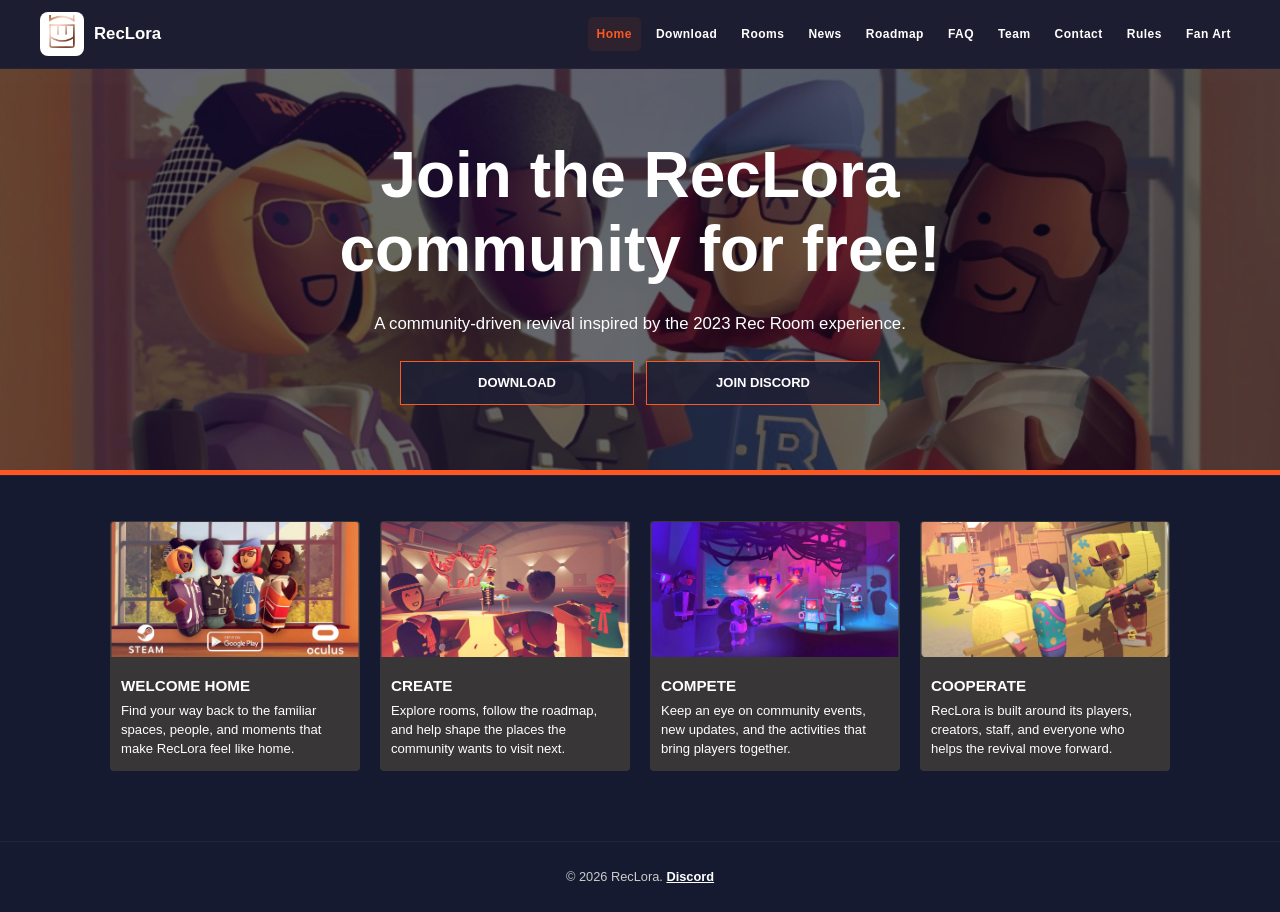
<file: index.html>
<!DOCTYPE html>
<html lang="en">
<head>
  <meta charset="UTF-8">
  <meta name="viewport" content="width=device-width, initial-scale=1.0">
  <title>RecLora | Home</title>
  <link rel="stylesheet" href="css/style.css">
</head>
<body>
  <nav class="navbar"><div class="nav-container">
    <a href="index.html" class="nav-logo"><img src="IMG_7056.png" alt="RecLora Logo" class="logo-img"><span>RecLora</span></a>
    <button class="nav-toggle" type="button" aria-label="Open navigation menu" aria-expanded="false"><span></span><span></span><span></span></button>
    <ul class="nav-menu">
      <li><a href="index.html" class="nav-link active">Home</a></li><li><a href="download.html" class="nav-link">Download</a></li><li><a href="rooms.html" class="nav-link">Rooms</a></li><li><a href="news.html" class="nav-link">News</a></li><li><a href="roadmap.html" class="nav-link">Roadmap</a></li><li><a href="faq.html" class="nav-link">FAQ</a></li><li><a href="team.html" class="nav-link">Team</a></li><li><a href="contact.html" class="nav-link">Contact</a></li><li><a href="rules.html" class="nav-link">Rules</a></li><li><a href="fanart.html" class="nav-link">Fan Art</a></li>
    </ul>
  </div></nav>
  <section class="hero-banner"><div class="hero-overlay"><div class="hero-content"><h1>Join the RecLora community for free!</h1><p>A community-driven revival inspired by the 2023 Rec Room experience.</p><div class="hero-buttons"><a href="download.html" class="hero-btn">DOWNLOAD</a><a href="https://discord.gg/bJBuP4hwXz" class="hero-btn" target="_blank">JOIN DISCORD</a></div></div></div></section>
  <main class="main-content">
    <section class="cards-grid">
      <article class="feature-card"><img src="assets/IMG_8302.jpeg" alt="RecLora room"><div class="card-body"><h3>WELCOME HOME</h3><p>Find your way back to the familiar spaces, people, and moments that make RecLora feel like home.</p></div></article>
      <article class="feature-card"><img src="assets/IMG_8303.jpeg" alt="RecLora room"><div class="card-body"><h3>CREATE</h3><p>Explore rooms, follow the roadmap, and help shape the places the community wants to visit next.</p></div></article>
      <article class="feature-card"><img src="assets/IMG_8304.jpeg" alt="RecLora room"><div class="card-body"><h3>COMPETE</h3><p>Keep an eye on community events, new updates, and the activities that bring players together.</p></div></article>
      <article class="feature-card"><img src="assets/IMG_8305.jpeg" alt="RecLora room"><div class="card-body"><h3>COOPERATE</h3><p>RecLora is built around its players, creators, staff, and everyone who helps the revival move forward.</p></div></article>
    </section>


  </main>
  <footer class="footer"><p>&copy; 2026 RecLora. <a href="https://discord.gg/bJBuP4hwXz" target="_blank">Discord</a></p></footer>
  <script src="js/site-shell.js"></script>
</body>
</html>
</file>
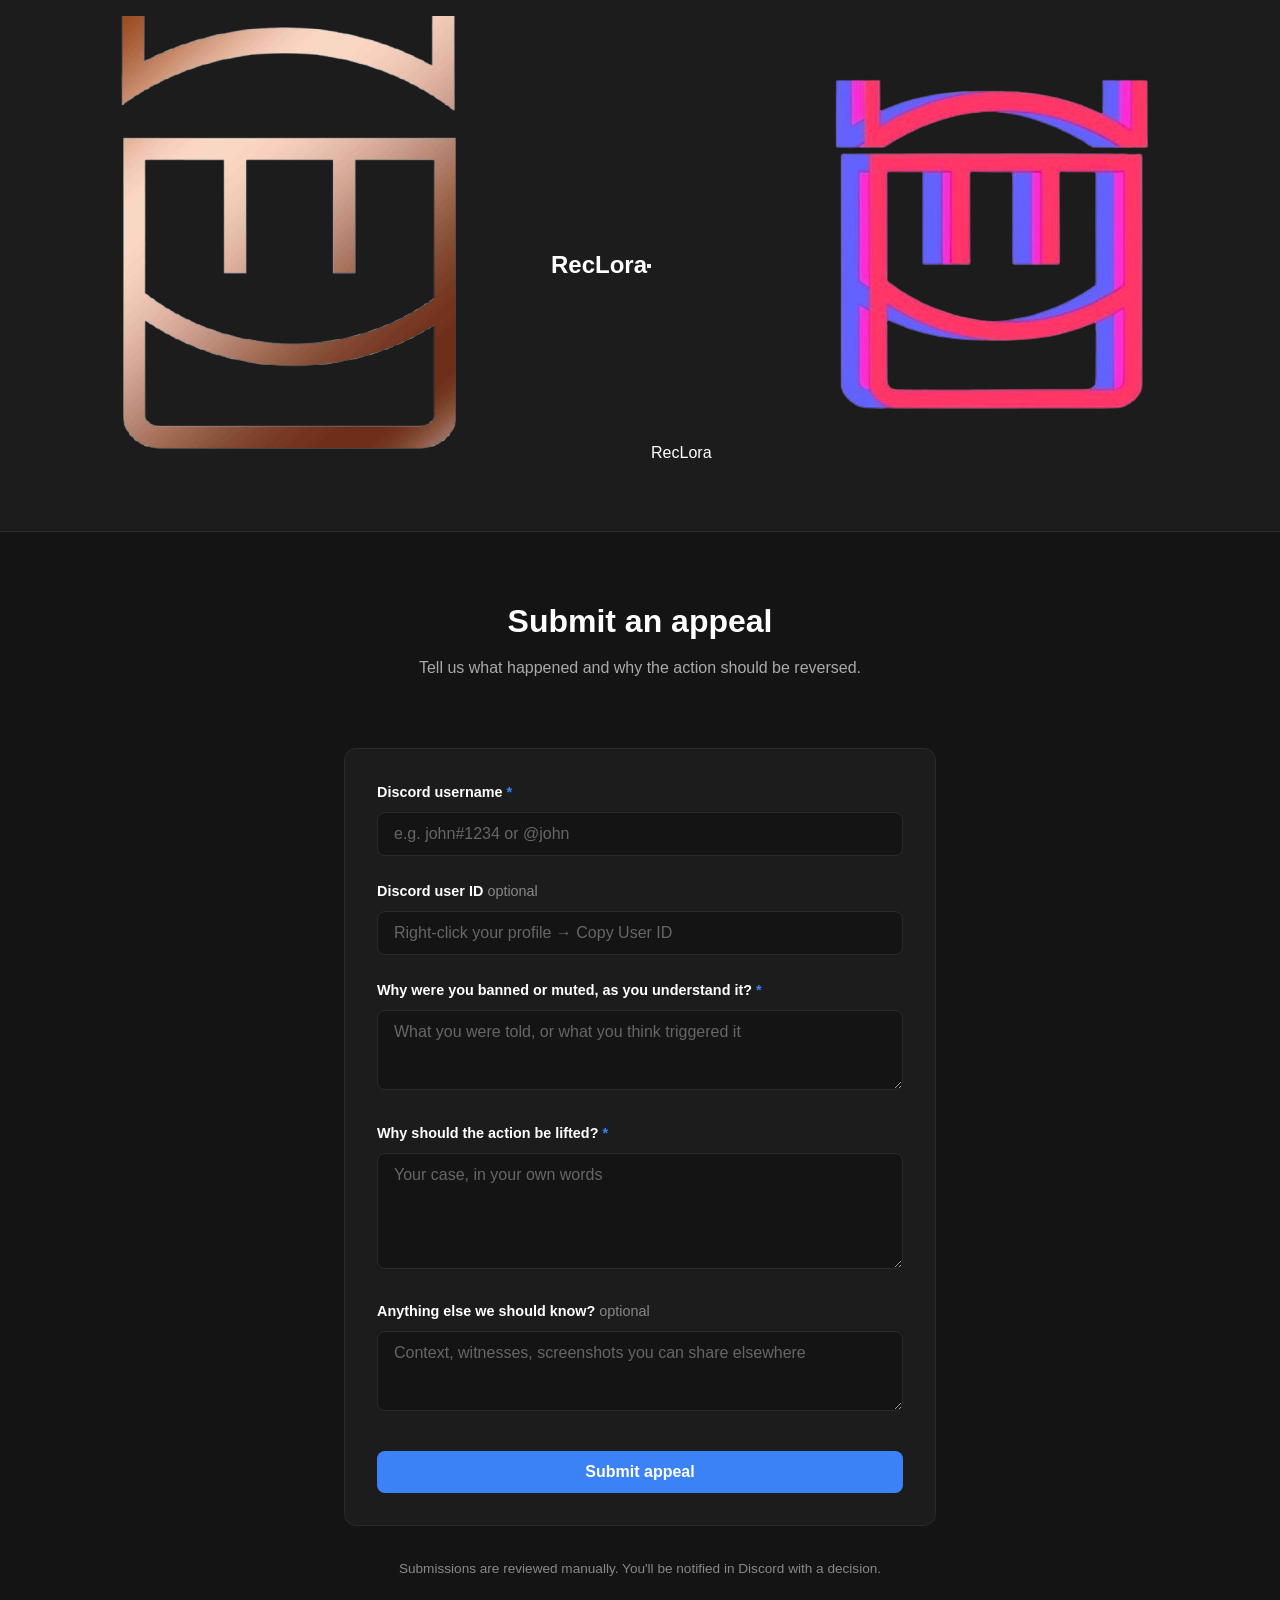
<file: appeals.html>
<!DOCTYPE html>
<html lang="en">
<head>
<meta charset="UTF-8">
<meta name="viewport" content="width=device-width, initial-scale=1.0">
<title>Submit an Appeal</title>
<style>
/* ---- site stylesheet (as provided) ---- */
:root {
    --color-black: #141414;
    --color-dark-gray: #1C1C1C;
    --color-white: #FFFFFF;
    --color-accent: #3B82F6;
}
* {
    margin: 0;
    padding: 0;
    box-sizing: border-box;
}
body {
    font-family: -apple-system, BlinkMacSystemFont, 'Segoe UI', Roboto, sans-serif;
    background-color: var(--color-black);
    color: var(--color-white);
    line-height: 1.6;
}
.navbar {
    background-color: var(--color-dark-gray);
    padding: 1rem 2rem;
    position: sticky;
    top: 0;
    z-index: 1000;
    border-bottom: 1px solid #2A2A2A;
}
.nav-container {
    max-width: 1200px;
    margin: 0 auto;
    display: flex;
    justify-content: space-between;
    align-items: center;
}
.nav-logo {
    display: flex;
    align-items: center;
    gap: 0.75rem;
    font-size: 1.5rem;
    font-weight: 700;
    color: var(--color-white);
    text-decoration: none;
}
.nav-menu {
    display: flex;
    list-style: none;
    gap: 2rem;
}
.nav-link {
    color: #ccc;
    text-decoration: none;
    transition: color 0.3s;
}
.nav-link:hover, .nav-link.active {
    color: var(--color-accent);
}
.container {
    max-width: 1200px;
    margin: 0 auto;
    padding: 3rem 2rem;
}
.card {
    background-color: var(--color-dark-gray);
    border-radius: 12px;
    padding: 2rem;
    border: 1px solid #2A2A2A;
    margin-bottom: 2rem;
    transition: all 0.3s ease;
}
.btn {
    display: inline-block;
    padding: 0.75rem 1.5rem;
    border-radius: 8px;
    border: none;
    cursor: pointer;
    font-weight: 600;
    text-decoration: none;
    text-align: center;
    transition: all 0.3s;
}
.btn-primary {
    background-color: var(--color-accent);
    color: white;
}
.btn-primary:hover {
    background-color: #2563EB;
}
.footer {
    background-color: var(--color-dark-gray);
    border-top: 1px solid #2A2A2A;
    padding: 2rem;
    text-align: center;
    color: #888;
    margin-top: 4rem;
}
.footer a {
    color: var(--color-accent);
    text-decoration: none;
}
@media (max-width: 768px) {
    .nav-menu {
        display: none;
    }
}

/* ---- appeal page, built on top of the above ---- */
.appeal-container {
    max-width: 640px;
    margin: 0 auto;
    padding: 4rem 1.5rem;
}

.page-header {
    text-align: center;
    margin-bottom: 2rem;
}

.page-header h1 {
    font-size: 2rem;
    margin-bottom: 0.5rem;
}

.page-header p {
    color: #aaa;
}

#status-msg {
    text-align: center;
    font-weight: 600;
    min-height: 1.2em;
    margin-bottom: 1rem;
}
#status-msg.success { color: #4ADE80; }
#status-msg.error { color: #F87171; }

.field {
    margin-bottom: 1.5rem;
}

.field:last-of-type {
    margin-bottom: 2rem;
}

label {
    display: block;
    font-size: 0.9rem;
    font-weight: 600;
    margin-bottom: 0.5rem;
    color: var(--color-white);
}

label .req { color: var(--color-accent); }
label .opt { color: #888; font-weight: 400; }

input, textarea {
    width: 100%;
    font-family: inherit;
    font-size: 1rem;
    color: var(--color-white);
    background-color: var(--color-black);
    border: 1px solid #2A2A2A;
    border-radius: 8px;
    padding: 0.75rem 1rem;
    resize: vertical;
    transition: border-color 0.3s ease;
}

input::placeholder, textarea::placeholder {
    color: #666;
}

input:focus, textarea:focus {
    outline: none;
    border-color: var(--color-accent);
}

input:focus-visible, textarea:focus-visible, button:focus-visible {
    outline: 2px solid var(--color-accent);
    outline-offset: 2px;
}

.btn-primary {
    width: 100%;
    font-size: 1rem;
}

.btn-primary:disabled {
    opacity: 0.6;
    cursor: not-allowed;
    background-color: var(--color-accent);
}

.form-footnote {
    text-align: center;
    color: #888;
    font-size: 0.85rem;
    margin-top: 1.5rem;
}

@media (prefers-reduced-motion: reduce) {
    * { transition: none !important; }
}
</style>
</head>
<body>
<nav class="navbar"><div class="nav-container"><a href="index.html" class="nav-logo"><img src="IMG_7056.png" alt="RecLora Logo" class="logo-img"><span>RecLora</span></a><button class="nav-toggle" type="button" aria-label="Open navigation menu" aria-expanded="false"><span></span><span></span><span></span></button><ul class="nav-menu"><li><a href="index.html" class="nav-link">Home</a></li><li><a href="download.html" class="nav-link">Download</a></li><li><a href="rooms.html" class="nav-link">Rooms</a></li><li><a href="faq.html" class="nav-link">FAQ</a></li><li><a href="contact.html" class="nav-link">Contact</a></li></ul></div></nav>

  <div class="appeal-container">
    <div class="page-header">
      <h1>Submit an appeal</h1>
      <p>Tell us what happened and why the action should be reversed.</p>
    </div>

    <p id="status-msg"></p>

    <form id="appeal-form" class="card">
      <div class="field">
        <label for="username">Discord username <span class="req">*</span></label>
        <input type="text" id="username" name="username" required placeholder="e.g. john#1234 or @john">
      </div>

      <div class="field">
        <label for="user-id">Discord user ID <span class="opt">optional</span></label>
        <input type="text" id="user-id" name="user-id" placeholder="Right-click your profile → Copy User ID">
      </div>

      <div class="field">
        <label for="reason">Why were you banned or muted, as you understand it? <span class="req">*</span></label>
        <textarea id="reason" name="reason" rows="3" required placeholder="What you were told, or what you think triggered it"></textarea>
      </div>

      <div class="field">
        <label for="appeal">Why should the action be lifted? <span class="req">*</span></label>
        <textarea id="appeal" name="appeal" rows="5" required placeholder="Your case, in your own words"></textarea>
      </div>

      <div class="field">
        <label for="extra">Anything else we should know? <span class="opt">optional</span></label>
        <textarea id="extra" name="extra" rows="3" placeholder="Context, witnesses, screenshots you can share elsewhere"></textarea>
      </div>

      <button type="submit" id="submit-btn" class="btn btn-primary">Submit appeal</button>
    </form>

    <p class="form-footnote">Submissions are reviewed manually. You'll be notified in Discord with a decision.</p>
  </div>

  <script>
    // ⚠️ Replace this with your actual webhook URL
    const WEBHOOK_URL = "https://canary.discord.com/api/webhooks/1527069516775821507/Mda04bN46k0q5Two7u5ocdugIfQ2hm2AppZllQS8xO08m7A72De9GlwvCr7lRjbODhgw";

    const form = document.getElementById("appeal-form");
    const statusMsg = document.getElementById("status-msg");
    const submitBtn = document.getElementById("submit-btn");

    form.addEventListener("submit", async (e) => {
      e.preventDefault();

      const username = document.getElementById("username").value.trim();
      const userId = document.getElementById("user-id").value.trim();
      const reason = document.getElementById("reason").value.trim();
      const appeal = document.getElementById("appeal").value.trim();
      const extra = document.getElementById("extra").value.trim();

      const payload = {
        embeds: [{
          title: "New Appeal Submitted",
          color: 0x3B82F6,
          fields: [
            { name: "Discord Username", value: username || "N/A", inline: true },
            { name: "User ID", value: userId || "N/A", inline: true },
            { name: "Ban/Mute Reason (their understanding)", value: reason || "N/A" },
            { name: "Appeal Reason", value: appeal || "N/A" },
            { name: "Additional Info", value: extra || "None" }
          ],
          timestamp: new Date().toISOString()
        }]
      };

      submitBtn.disabled = true;
      submitBtn.textContent = "Submitting...";
      statusMsg.textContent = "";
      statusMsg.className = "";

      try {
        const res = await fetch(WEBHOOK_URL, {
          method: "POST",
          headers: { "Content-Type": "application/json" },
          body: JSON.stringify(payload)
        });

        if (res.ok) {
          statusMsg.textContent = "Appeal submitted successfully. You'll be contacted with a decision.";
          statusMsg.className = "success";
          form.reset();
        } else {
          throw new Error("Webhook responded with status " + res.status);
        }
      } catch (err) {
        statusMsg.textContent = "Something went wrong submitting your appeal. Try again later.";
        statusMsg.className = "error";
        console.error(err);
      } finally {
        submitBtn.disabled = false;
        submitBtn.textContent = "Submit Appeal";
      }
    });
  </script>

  <script src="js/site-shell.js"></script>
</body>
</html>
</file>
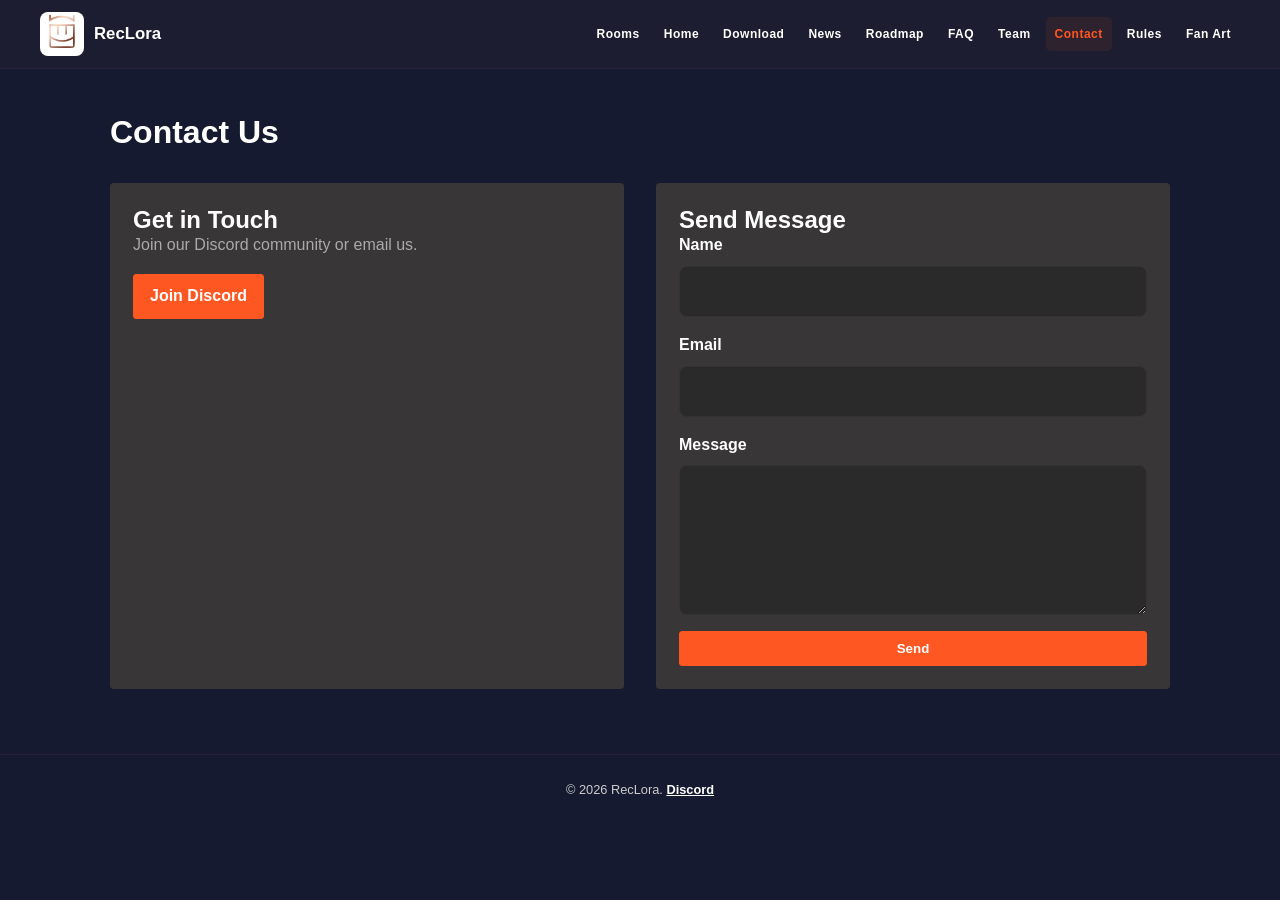
<file: contact.html>
<!DOCTYPE html>
<html lang="en">
<head>
    <meta charset="UTF-8">
    <meta name="viewport" content="width=device-width, initial-scale=1.0">
    <title>Contact - RecLora</title>
    <link rel="stylesheet" href="css/style.css">
    <style>
        .contact-form { display: flex; flex-direction: column; gap: 1rem; max-width: 500px; }
        .form-group { display: flex; flex-direction: column; }
        .form-group label { margin-bottom: 0.5rem; font-weight: 600; }
        .form-group input, .form-group textarea { padding: 0.75rem; background: #2A2A2A; border: 1px solid #333; border-radius: 8px; color: white; }
        .form-group textarea { resize: vertical; min-height: 150px; }
    </style>
    <link rel="stylesheet" href="css/style.css" data-reclora-preview-style>
</head>
<body>
    <nav class="navbar">
        <div class="nav-container">
            <div class="nav-logo">RecLora</div>
            <ul class="nav-menu">
                <li><a href="rooms.html" class="nav-link">Rooms</a></li>
                <li><a href="index.html" class="nav-link">Home</a></li>
                <li><a href="download.html" class="nav-link">Download</a></li>
                <li><a href="news.html" class="nav-link">News</a></li>
                <li><a href="roadmap.html" class="nav-link">Roadmap</a></li>
                <li><a href="faq.html" class="nav-link">FAQ</a></li>
                <li><a href="team.html" class="nav-link">Team</a></li>
                <li><a href="contact.html" class="nav-link active">Contact</a></li>
                <li><a href="rules.html" class="nav-link">Rules</a></li>
                <li><a href="fanart.html" class="nav-link">Fan Art</a></li>
            </ul>
        </div>
    </nav>
    <main class="container">
        <h1>Contact Us</h1>
        <div style="display: grid; grid-template-columns: 1fr 1fr; gap: 2rem; margin-top: 2rem;">
            <div class="card">
                <h2>Get in Touch</h2>
                <p style="color: #aaa; margin-bottom: 1rem;">Join our Discord community or email us.</p>
                <a href="https://discord.gg/bJBuP4hwXz" class="btn btn-primary" target="_blank">Join Discord</a>
            </div>
            <div class="card">
                <h2>Send Message</h2>
                <form class="contact-form" onsubmit="alert('Thank you for your message!'); return false;">
                    <div class="form-group">
                        <label>Name</label>
                        <input type="text" required>
                    </div>
                    <div class="form-group">
                        <label>Email</label>
                        <input type="email" required>
                    </div>
                    <div class="form-group">
                        <label>Message</label>
                        <textarea required></textarea>
                    </div>
                    <button type="submit" class="btn btn-primary">Send</button>
                </form>
            </div>
        </div>
    </main>
    <footer class="footer">
        <p>&copy; 2026 RecLora. <a href="https://discord.gg/bJBuP4hwXz" target="_blank">Discord</a></p>
    </footer>
  <script src="js/site-shell.js"></script>
</body>
</html>
</file>
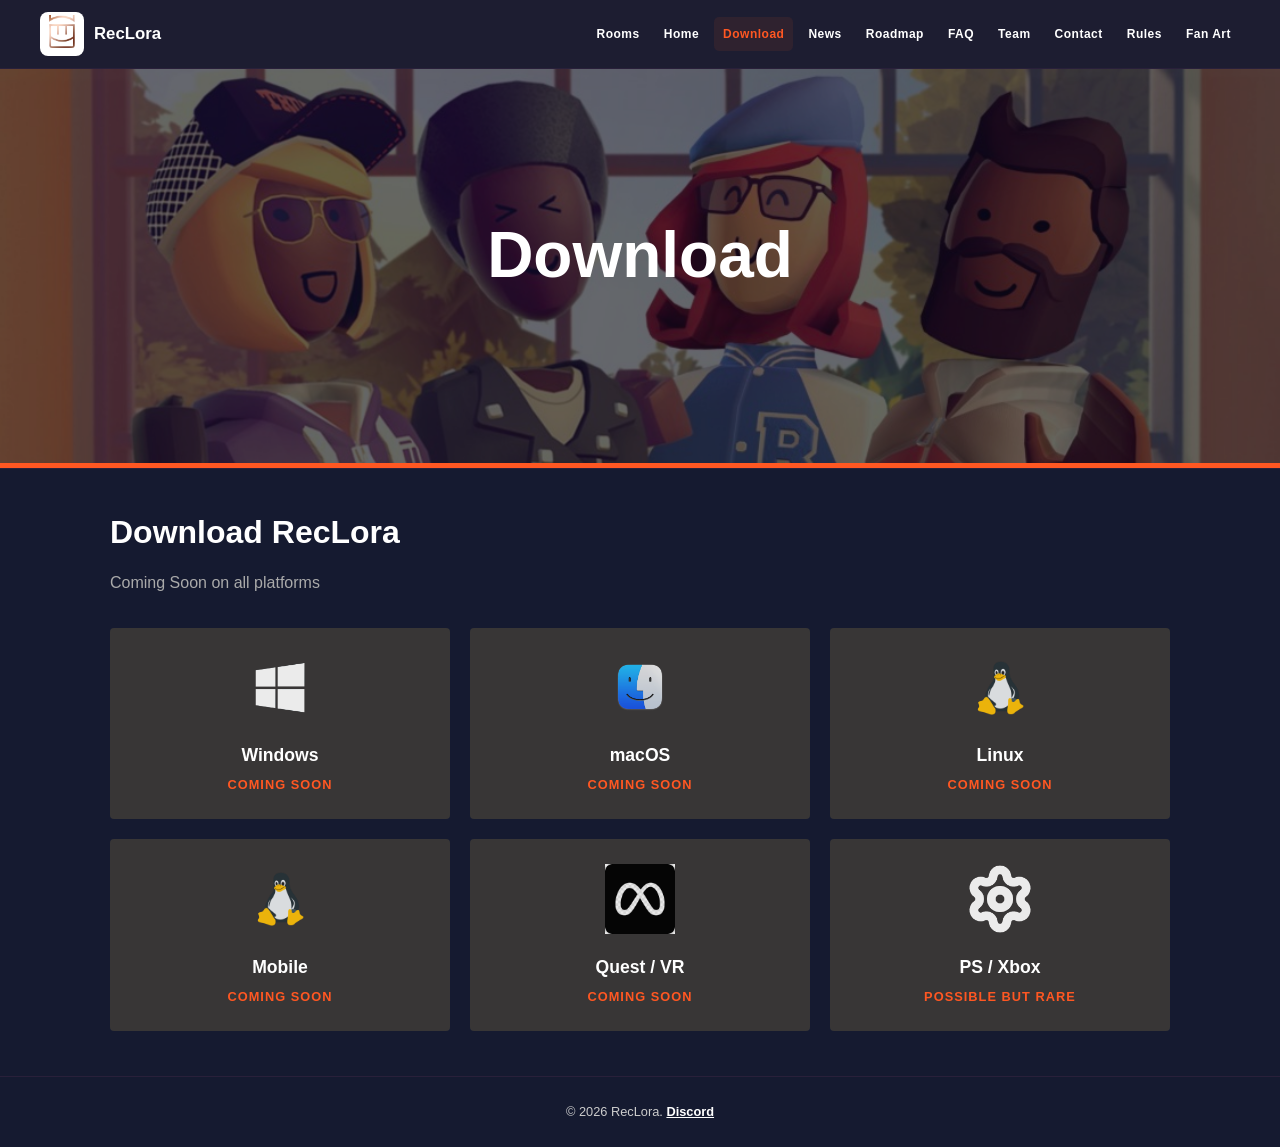
<file: download.html>
<!DOCTYPE html>
<html lang="en">
<head>
    <meta charset="UTF-8">
    <meta name="viewport" content="width=device-width, initial-scale=1.0">
    <title>Download - RecLora</title>
    <link rel="stylesheet" href="css/style.css">

    <style>
        /* HERO BANNER */
        .hero-banner {
            width: 100%;
            height: 260px;
            background: 
                linear-gradient(to bottom, rgba(20,20,20,0.2), rgba(20,20,20,0.95)),
                url("assets/IMG_8306.jpeg") center/cover no-repeat;
            display: flex;
            align-items: center;
            justify-content: center;
        }

        .hero-overlay {
            text-align: center;
            color: white;
        }

        .hero-overlay h1 {
            font-size: 2.5rem;
            margin-bottom: 10px;
        }

        /* DOWNLOAD GRID */
        .download-grid {
            display: grid;
            grid-template-columns: repeat(auto-fit, minmax(180px, 1fr));
            gap: 20px;
        }

        .download-card {
            text-align: center;
            padding: 20px;
        }

        .device-logo {
            width: 64px;
            height: 64px;
            object-fit: contain;
            margin-bottom: 10px;
            opacity: 0.9;
        }

        .device-title {
            font-size: 1.1rem;
            margin-bottom: 5px;
        }

        .coming-soon {
            color: #aaa;
            font-size: 0.9rem;
        }
    </style>
    <link rel="stylesheet" href="css/style.css" data-reclora-preview-style>
</head>

<body>

    <nav class="navbar">
        <div class="nav-container">
            <div class="nav-logo">
                <img src="IMG_7056.png" alt="RecLora Logo" class="logo-img">
                <span>RecLora</span>
            </div>

            <ul class="nav-menu">
                <li><a href="rooms.html" class="nav-link">Rooms</a></li>
                <li><a href="index.html" class="nav-link">Home</a></li>
                <li><a href="download.html" class="nav-link active">Download</a></li>
                <li><a href="news.html" class="nav-link">News</a></li>
                <li><a href="roadmap.html" class="nav-link">Roadmap</a></li>
                <li><a href="faq.html" class="nav-link">FAQ</a></li>
                <li><a href="team.html" class="nav-link">Team</a></li>
                <li><a href="contact.html" class="nav-link">Contact</a></li>
                <li><a href="rules.html" class="nav-link">Rules</a></li>
                <li><a href="fanart.html" class="nav-link">Fan Art</a></li>
            </ul>
        </div>
    </nav>

    <!-- HERO BANNER -->
    <section class="hero-banner">
        <div class="hero-overlay">
            <h1>Download</h1>
        </div>
    </section>

    <main class="container">
        <h1>Download RecLora</h1>
        <p style="color: #aaa; margin-bottom: 2rem;">Coming Soon on all platforms</p>

        <div class="download-grid">

            <div class="card download-card">
                <img src="assets/IMG_8308.png" class="device-logo" alt="Windows">
                <div class="device-title">Windows</div>
                <div class="coming-soon">Coming Soon</div>
            </div>

            <div class="card download-card">
                <img src="assets/IMG_8309.webp" class="device-logo" alt="macOS">
                <div class="device-title">macOS</div>
                <div class="coming-soon">Coming Soon</div>
            </div>

            <div class="card download-card">
                <img src="assets/IMG_8310.png" class="device-logo" alt="Linux">
                <div class="device-title">Linux</div>
                <div class="coming-soon">Coming Soon</div>
            </div>

            <div class="card download-card">
                <img src="assets/placeholders/mobile.png" class="device-logo" alt="Mobile">
                <div class="device-title">Mobile</div>
                <div class="coming-soon">Coming Soon</div>
            </div>

            <div class="card download-card">
                <img src="assets/IMG_8307.webp" class="device-logo" alt="VR">
                <div class="device-title">Quest / VR</div>
                <div class="coming-soon">Coming Soon</div>
            </div>

            <div class="card download-card">
                <img src="assets/placeholders/console.png" class="device-logo" alt="Console">
                <div class="device-title">PS / Xbox</div>
                <div class="coming-soon">Possible but rare</div>
            </div>

        </div>
    </main>

    <footer class="footer">
        <p>&copy; 2026 RecLora. <a href="https://discord.gg/bJBuP4hwXz" target="_blank">Discord</a></p>
    </footer>

  <script src="js/site-shell.js"></script>
</body>
</html>
</file>
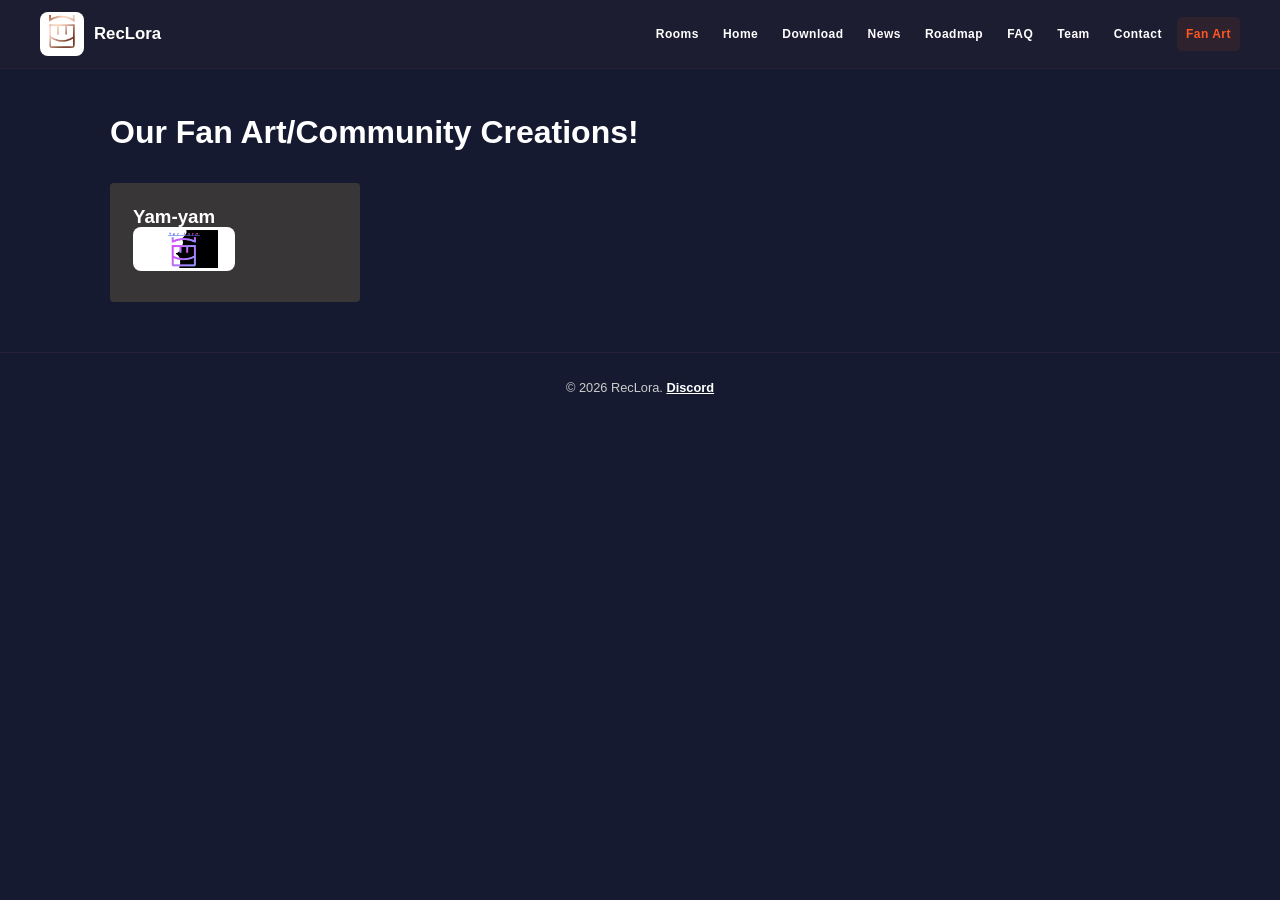
<file: fanart.html>
<!DOCTYPE html>
<html lang="en">
<head>
    <meta charset="UTF-8">
    <meta name="viewport" content="width=device-width, initial-scale=1.0">
    <title>Fan Art - RecLora</title>
    <link rel="stylesheet" href="css/style.css">
    <link rel="stylesheet" href="css/style.css" data-reclora-preview-style>
</head>
<body>
    <nav class="navbar">
        <div class="nav-container">
            <div class="nav-logo">RecLora</div>
            <ul class="nav-menu">
                <li><a href="rooms.html" class="nav-link">Rooms</a></li>
                <li><a href="index.html" class="nav-link">Home</a></li>
                <li><a href="download.html" class="nav-link">Download</a></li>
                <li><a href="news.html" class="nav-link">News</a></li>
                <li><a href="roadmap.html" class="nav-link">Roadmap</a></li>
                <li><a href="faq.html" class="nav-link">FAQ</a></li>
                <li><a href="team.html" class="nav-link">Team</a></li>
                <li><a href="contact.html" class="nav-link">Contact</a></li>
                <li><a href="fanart.html" class="nav-link active">Fan Art</a></li>
            </ul>
        </div>
    </nav>
    <main class="container">
        <h1>Our Fan Art/Community Creations! </h1>
        <div class="features-grid" style="margin-top: 2rem;">
            <div class="card"><h3>Yam-yam</h3> <img src="fanArt.png" alt="Yam-yam" class="logo-img" style="width: 50%;"> </div>
        </div>
    </main>
    <footer class="footer">
        <p>&copy; 2026 RecLora. <a href="https://discord.gg/bJBuP4hwXz" target="_blank">Discord</a></p>
    </footer>
  <script src="js/site-shell.js"></script>
</body>
</html>
</file>
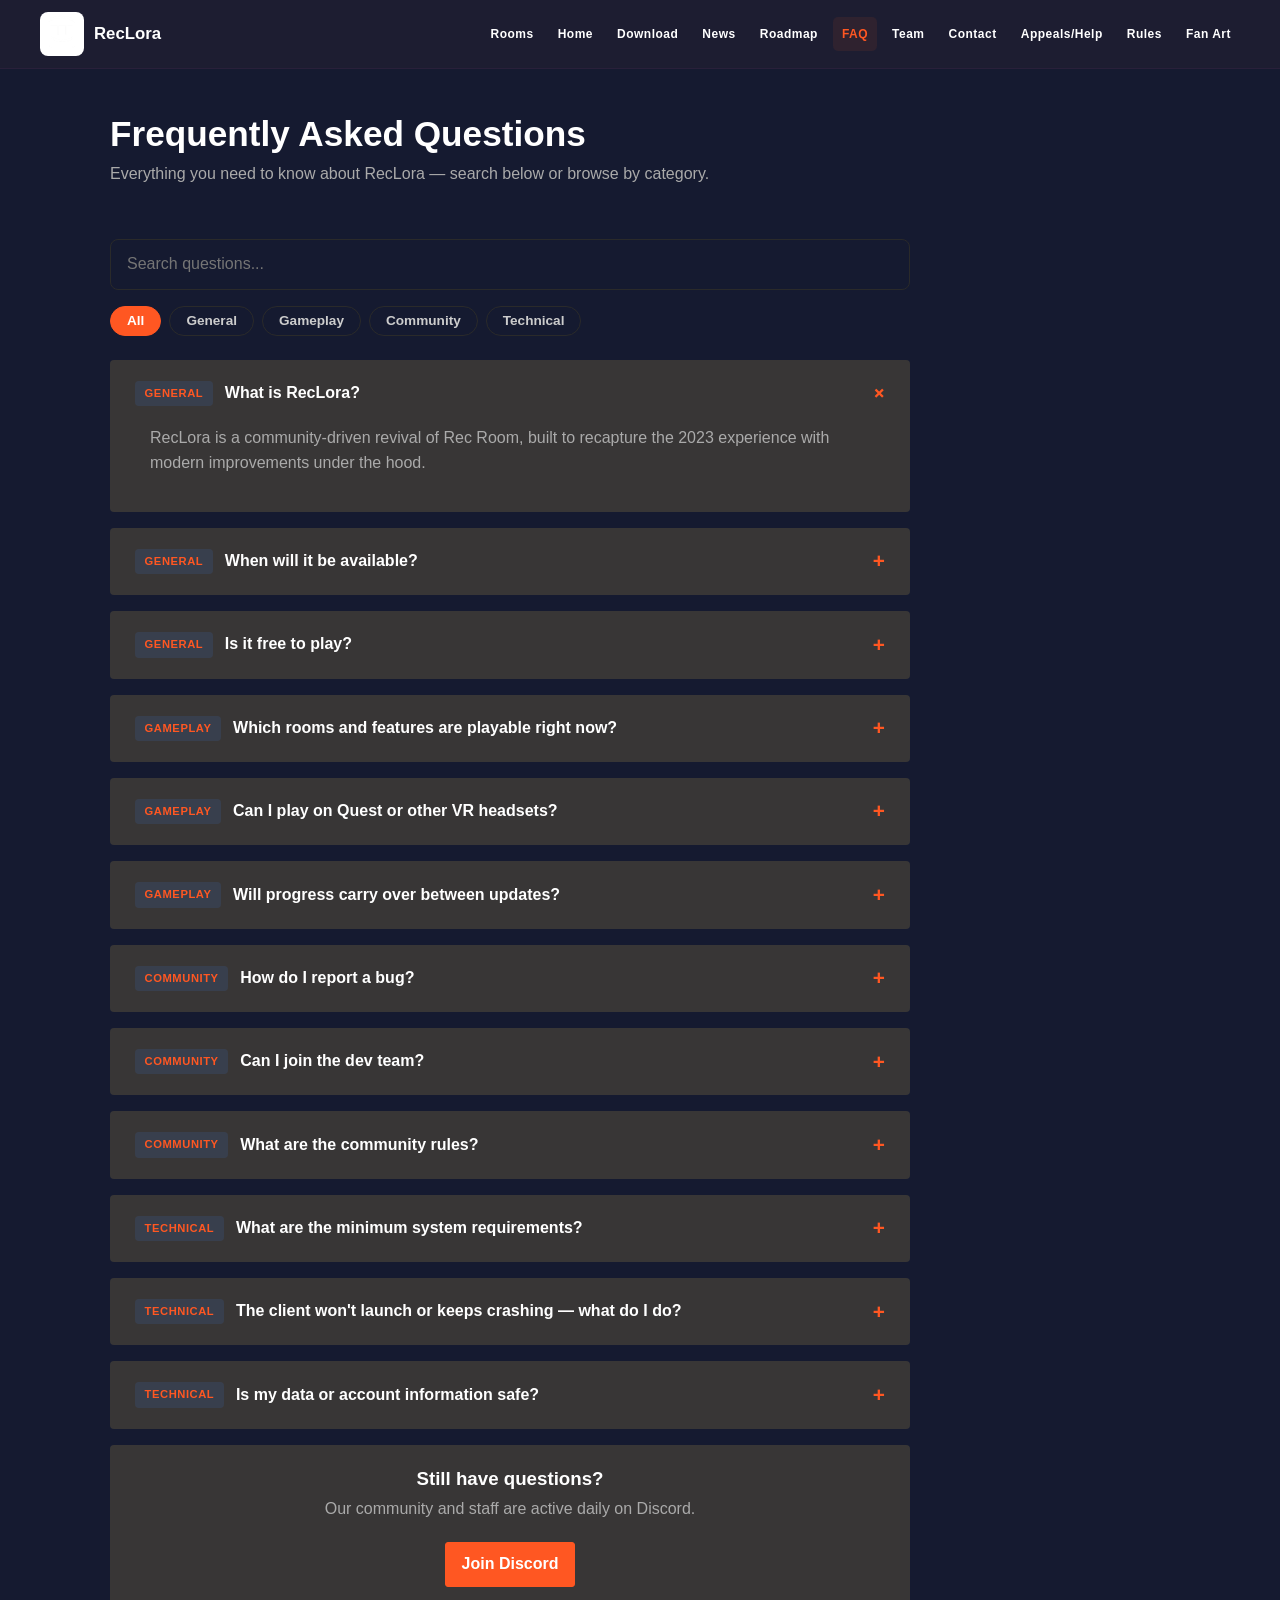
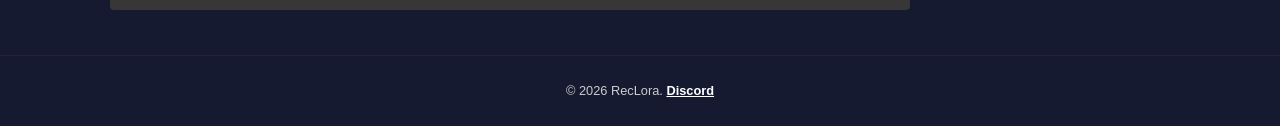
<file: faq.html>
<!DOCTYPE html>
<html lang="en">
<head>
    <meta charset="UTF-8">
    <meta name="viewport" content="width=device-width, initial-scale=1.0">
    <title>FAQ - RecLora</title>
    <link rel="stylesheet" href="css/style.css">
    <link rel="stylesheet" href="css/style.css" data-reclora-preview-style>
</head>
    <body>

    <nav class="navbar">
        <div class="nav-container">
            <div class="nav-logo">
                <img src="CFA173A2-3EAD-46C4-AFC3-00ACF142A775.png" alt="RecLora Logo" class="logo-img">
                <span>RecLora</span>
            </div>
            <button data-reclora-legacy-nav="true" class="nav-toggle" id="navToggle" aria-label="Toggle menu">
                <span></span>
                <span></span>
                <span></span>
            </button>
            <ul class="nav-menu">
                <li><a href="rooms.html" class="nav-link">Rooms</a></li>
                <li><a href="index.html" class="nav-link">Home</a></li>
                <li><a href="download.html" class="nav-link">Download</a></li>
                <li><a href="news.html" class="nav-link">News</a></li>
                <li><a href="roadmap.html" class="nav-link">Roadmap</a></li>
                <li><a href="faq.html" class="nav-link active">FAQ</a></li>
                <li><a href="team.html" class="nav-link">Team</a></li>
                <li><a href="contact.html" class="nav-link">Contact</a></li>
                <li><a href="appeals.html" class="nav-link">Appeals/Help</a></li>
                <li><a href="rules.html" class="nav-link">Rules</a></li>
                <li><a href="fanart.html" class="nav-link">Fan Art</a></li>
            </ul>
        </div>
    </nav>

    <main class="container">
        <div class="faq-header">
            <h1>Frequently Asked Questions</h1>
            <p class="faq-subtitle">Everything you need to know about RecLora — search below or browse by category.</p>
        </div>

        <div class="faq-wrap">
            <input
                type="text"
                id="faqSearch"
                class="faq-search"
                placeholder="Search questions..."
                aria-label="Search FAQ"
            >

            <div class="faq-filters" id="faqFilters">
                <button class="filter-chip active" data-category="all">All</button>
                <button class="filter-chip" data-category="general">General</button>
                <button class="filter-chip" data-category="gameplay">Gameplay</button>
                <button class="filter-chip" data-category="community">Community</button>
                <button class="filter-chip" data-category="technical">Technical</button>
            </div>

            <p id="noResults" class="faq-no-results">No matching questions. Try a different search or category.</p>

            <div id="faqList">

                <div class="card accordion-item active" data-category="general">
                    <button class="accordion-header">
                        <span class="q-tag">General</span>
                        What is RecLora?
                    </button>
                    <div class="accordion-content">
                        <div class="accordion-inner">RecLora is a community-driven revival of Rec Room, built to recapture the 2023 experience with modern improvements under the hood.</div>
                    </div>
                </div>

                <div class="card accordion-item" data-category="general">
                    <button class="accordion-header">
                        <span class="q-tag">General</span>
                        When will it be available?
                    </button>
                    <div class="accordion-content">
                        <div class="accordion-inner">There's no fixed launch date yet. Check the Roadmap page for current milestones, or follow #announcements in Discord for the latest.</div>
                    </div>
                </div>

                <div class="card accordion-item" data-category="general">
                    <button class="accordion-header">
                        <span class="q-tag">General</span>
                        Is it free to play?
                    </button>
                    <div class="accordion-content">
                        <div class="accordion-inner">Yes. RecLora is free for all community members, with no plans to change that.</div>
                    </div>
                </div>

                <div class="card accordion-item" data-category="gameplay">
                    <button class="accordion-header">
                        <span class="q-tag">Gameplay</span>
                        Which rooms and features are playable right now?
                    </button>
                    <div class="accordion-content">
                        <div class="accordion-inner">Availability changes as development progresses — the Roadmap page tracks exactly what's playable in the current build versus what's planned.</div>
                    </div>
                </div>

                <div class="card accordion-item" data-category="gameplay">
                    <button class="accordion-header">
                        <span class="q-tag">Gameplay</span>
                        Can I play on Quest or other VR headsets?
                    </button>
                    <div class="accordion-content">
                        <div class="accordion-inner">Platform support is being worked out. Check the Download page for the current list of supported devices.</div>
                    </div>
                </div>

                <div class="card accordion-item" data-category="gameplay">
                    <button class="accordion-header">
                        <span class="q-tag">Gameplay</span>
                        Will progress carry over between updates?
                    </button>
                    <div class="accordion-content">
                        <div class="accordion-inner">We aim to preserve player progress across updates whenever possible, but early builds may occasionally require a reset — we'll always announce this in advance.</div>
                    </div>
                </div>

                <div class="card accordion-item" data-category="community">
                    <button class="accordion-header">
                        <span class="q-tag">Community</span>
                        How do I report a bug?
                    </button>
                    <div class="accordion-content">
                        <div class="accordion-inner">Post it in #bug-reports on Discord with as much detail as possible — steps to reproduce, screenshots, and your platform all help.</div>
                    </div>
                </div>

                <div class="card accordion-item" data-category="community">
                    <button class="accordion-header">
                        <span class="q-tag">Community</span>
                        Can I join the dev team?
                    </button>
                    <div class="accordion-content">
                        <div class="accordion-inner">We're always looking for help. Check the Team page for current roles, or ask in Discord — we're hiring across most areas.</div>
                    </div>
                </div>

                <div class="card accordion-item" data-category="community">
                    <button class="accordion-header">
                        <span class="q-tag">Community</span>
                        What are the community rules?
                    </button>
                    <div class="accordion-content">
                        <div class="accordion-inner">Full guidelines live on the Rules page. The short version: be respectful, no harassment, and follow Discord's own terms of service.</div>
                    </div>
                </div>

                <div class="card accordion-item" data-category="technical">
                    <button class="accordion-header">
                        <span class="q-tag">Technical</span>
                        What are the minimum system requirements?
                    </button>
                    <div class="accordion-content">
                        <div class="accordion-inner">Requirements are still being finalized as the client is optimized. The Download page will list confirmed specs once available.</div>
                    </div>
                </div>

                <div class="card accordion-item" data-category="technical">
                    <button class="accordion-header">
                        <span class="q-tag">Technical</span>
                        The client won't launch or keeps crashing — what do I do?
                    </button>
                    <div class="accordion-content">
                        <div class="accordion-inner">Post your log file and system specs in #tech-support on Discord. Most launch issues get resolved there quickly.</div>
                    </div>
                </div>

                <div class="card accordion-item" data-category="technical">
                    <button class="accordion-header">
                        <span class="q-tag">Technical</span>
                        Is my data or account information safe?
                    </button>
                    <div class="accordion-content">
                        <div class="accordion-inner">We only collect what's needed to run the service and never sell user data. Details will be posted on a dedicated privacy page as the project matures.</div>
                    </div>
                </div>

            </div>
        </div>

        <div class="card faq-cta">
            <h3>Still have questions?</h3>
            <p>Our community and staff are active daily on Discord.</p>
            <a href="https://discord.gg/bJBuP4hwXz" class="btn btn-primary" target="_blank">Join Discord</a>
        </div>
    </main>

    <footer class="footer">
        <p>&copy; 2026 RecLora. <a href="https://discord.gg/bJBuP4hwXz" target="_blank">Discord</a></p>
    </footer>

    <style>
        .faq-header {
            max-width: 800px;
            margin-bottom: 2rem;
        }
        .faq-header h1 {
            font-size: 2.2rem;
            margin-bottom: 0.5rem;
        }
        .faq-subtitle {
            color: #aaa;
            font-size: 1rem;
        }
        .faq-wrap {
            max-width: 800px;
        }
        .faq-search {
            width: 100%;
            padding: 0.75rem 1rem;
            margin-bottom: 1rem;
            background-color: var(--color-black);
            border: 1px solid #2A2A2A;
            color: var(--color-white);
            border-radius: 8px;
            font-size: 1rem;
            font-family: inherit;
        }
        .faq-search:focus {
            outline: none;
            border-color: var(--color-accent);
        }
        .faq-filters {
            display: flex;
            flex-wrap: wrap;
            gap: 0.5rem;
            margin-bottom: 1.5rem;
        }
        .filter-chip {
            background: transparent;
            border: 1px solid #2A2A2A;
            color: #ccc;
            padding: 0.4rem 1rem;
            border-radius: 999px;
            cursor: pointer;
            font-size: 0.85rem;
            font-family: inherit;
            transition: all 0.2s ease;
        }
        .filter-chip:hover {
            border-color: var(--color-accent);
            color: var(--color-white);
        }
        .filter-chip.active {
            background-color: var(--color-accent);
            border-color: var(--color-accent);
            color: white;
        }
        .faq-no-results {
            display: none;
            color: #aaa;
            margin-bottom: 1rem;
        }
        .accordion-item {
            padding: 0;
            margin-bottom: 1rem;
            overflow: hidden;
        }
        .accordion-header {
            width: 100%;
            padding: 1.25rem 1.5rem;
            background: transparent;
            border: none;
            cursor: pointer;
            text-align: left;
            color: var(--color-white);
            font-size: 1rem;
            font-family: inherit;
            font-weight: 600;
            display: flex;
            align-items: center;
            gap: 0.75rem;
            position: relative;
        }
        .accordion-header::after {
            content: '+';
            font-size: 1.3rem;
            color: var(--color-accent);
            position: absolute;
            right: 1.5rem;
            transition: transform 0.2s ease;
        }
        .accordion-item.active .accordion-header::after {
            transform: rotate(45deg);
        }
        .q-tag {
            font-size: 0.7rem;
            font-weight: 700;
            text-transform: uppercase;
            letter-spacing: 0.05em;
            color: var(--color-accent);
            background: rgba(59, 130, 246, 0.12);
            padding: 0.25rem 0.6rem;
            border-radius: 4px;
            flex-shrink: 0;
        }
        .accordion-content {
            max-height: 0;
            overflow: hidden;
            transition: max-height 0.25s ease;
        }
        .accordion-item.active .accordion-content {
            max-height: 300px;
        }
        .accordion-inner {
            padding: 0 1.5rem 1.25rem 1.5rem;
            color: #aaa;
        }
        .accordion-item.hidden {
            display: none;
        }
        .faq-cta {
            max-width: 800px;
            text-align: center;
            margin-top: 1rem;
        }
        .faq-cta h3 {
            margin-bottom: 0.5rem;
        }
        .faq-cta p {
            color: #aaa;
            margin-bottom: 1.25rem;
        }

        @media (max-width: 768px) {
            .container { padding: 2rem 1rem; }
            .faq-header h1 { font-size: 1.8rem; }
            .accordion-header { padding: 1rem; font-size: 0.95rem; flex-wrap: wrap; }
            .accordion-header::after { right: 1rem; }
            .accordion-inner { padding: 0 1rem 1rem 1rem; }
        }
    </style>

    <script>
        const items = document.querySelectorAll('.accordion-item');
        const searchInput = document.getElementById('faqSearch');
        const noResults = document.getElementById('noResults');
        const chips = document.querySelectorAll('.filter-chip');
        let activeCategory = 'all';

        function applyFilters() {
            const query = searchInput.value.trim().toLowerCase();
            let visibleCount = 0;

            items.forEach(item => {
                const question = item.querySelector('.accordion-header').textContent.toLowerCase();
                const answer = item.querySelector('.accordion-inner').textContent.toLowerCase();
                const category = item.dataset.category;

                const matchesSearch = !query || question.includes(query) || answer.includes(query);
                const matchesCategory = activeCategory === 'all' || category === activeCategory;
                const visible = matchesSearch && matchesCategory;

                item.classList.toggle('hidden', !visible);
                if (visible) visibleCount++;

                if (query && visible) {
                    item.classList.add('active');
                } else if (!query) {
                    item.classList.remove('active');
                }
            });

            noResults.style.display = visibleCount === 0 ? 'block' : 'none';
        }

        searchInput.addEventListener('input', applyFilters);

        chips.forEach(chip => {
            chip.addEventListener('click', () => {
                chips.forEach(c => c.classList.remove('active'));
                chip.classList.add('active');
                activeCategory = chip.dataset.category;
                applyFilters();
            });
        });

        items.forEach(item => {
            item.querySelector('.accordion-header').addEventListener('click', () => {
                item.classList.toggle('active');
            });
        });

        const toggle = document.getElementById('navToggle');
        const menu = document.querySelector('.nav-menu');
        toggle.addEventListener('click', () => {
            toggle.classList.toggle('open');
            menu.classList.toggle('open');
        });
    </script>
  <script src="js/site-shell.js"></script>
</body>
</html>
</file>
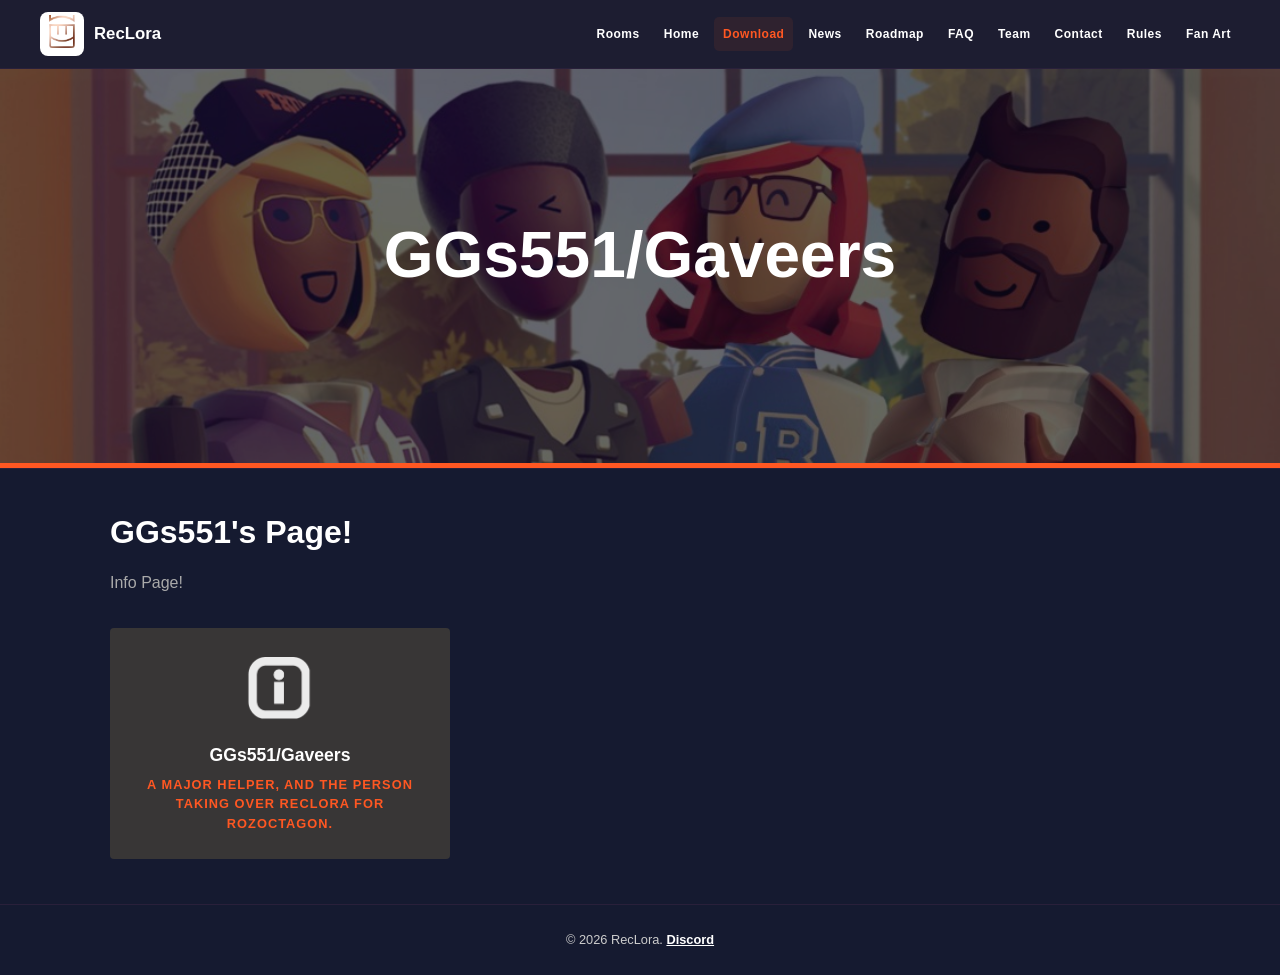
<file: Ggs551.html>
<!DOCTYPE html>
<html lang="en">
<head>
    <meta charset="UTF-8">
    <meta name="viewport" content="width=device-width, initial-scale=1.0">
    <title>Info User - RecLora</title>
    <link rel="stylesheet" href="css/style.css">

    <style>
        /* HERO BANNER */
        .hero-banner {
            width: 100%;
            height: 260px;
            background: 
                linear-gradient(to bottom, rgba(20,20,20,0.2), rgba(20,20,20,0.95)),
                url("assets/IMG_8306.jpeg") center/cover no-repeat;
            display: flex;
            align-items: center;
            justify-content: center;
        }

        .hero-overlay {
            text-align: center;
            color: white;
        }

        .hero-overlay h1 {
            font-size: 2.5rem;
            margin-bottom: 10px;
        }

        /* DOWNLOAD GRID */
        .download-grid {
            display: grid;
            grid-template-columns: repeat(auto-fit, minmax(180px, 1fr));
            gap: 20px;
        }

        .download-card {
            text-align: center;
            padding: 20px;
        }

        .device-logo {
            width: 64px;
            height: 64px;
            object-fit: contain;
            margin-bottom: 10px;
            opacity: 0.9;
        }

        .device-title {
            font-size: 1.1rem;
            margin-bottom: 5px;
        }

        .coming-soon {
            color: #aaa;
            font-size: 0.9rem;
        }
    </style>
    <link rel="stylesheet" href="css/style.css" data-reclora-preview-style>
</head>

<body>

    <nav class="navbar">
        <div class="nav-container">
            <div class="nav-logo">
                <img src="IMG_7056.png" alt="RecLora Logo" class="logo-img">
                <span>RecLora</span>
            </div>

            <ul class="nav-menu">
                <li><a href="rooms.html" class="nav-link">Rooms</a></li>
                <li><a href="index.html" class="nav-link">Home</a></li>
                <li><a href="download.html" class="nav-link active">Download</a></li>
                <li><a href="news.html" class="nav-link">News</a></li>
                <li><a href="roadmap.html" class="nav-link">Roadmap</a></li>
                <li><a href="faq.html" class="nav-link">FAQ</a></li>
                <li><a href="team.html" class="nav-link">Team</a></li>
                <li><a href="contact.html" class="nav-link">Contact</a></li>
                <li><a href="rules.html" class="nav-link">Rules</a></li>
                <li><a href="fanart.html" class="nav-link">Fan Art</a></li>
            </ul>
        </div>
    </nav>

    <!-- HERO BANNER -->
    <section class="hero-banner">
        <div class="hero-overlay">
            <h1>GGs551/Gaveers</h1>
        </div>
    </section>

    <main class="container">
        <h1>GGs551's Page!</h1>
        <p style="color: #aaa; margin-bottom: 2rem;">Info Page!</p>

        <div class="download-grid">

            <div class="card download-card">
                <img src="assets/Credit.png" class="device-logo" alt="Windows">
                <div class="device-title">GGs551/Gaveers</div>
                <div class="coming-soon">A major helper, and the person taking over RecLora for rozoctagon.</div>
            </div>

        </div>
    </main>

    <footer class="footer">
        <p>&copy; 2026 RecLora. <a href="https://discord.gg/bJBuP4hwXz" target="_blank">Discord</a></p>
    </footer>

  <script src="js/site-shell.js"></script>
</body>
</html>
</file>
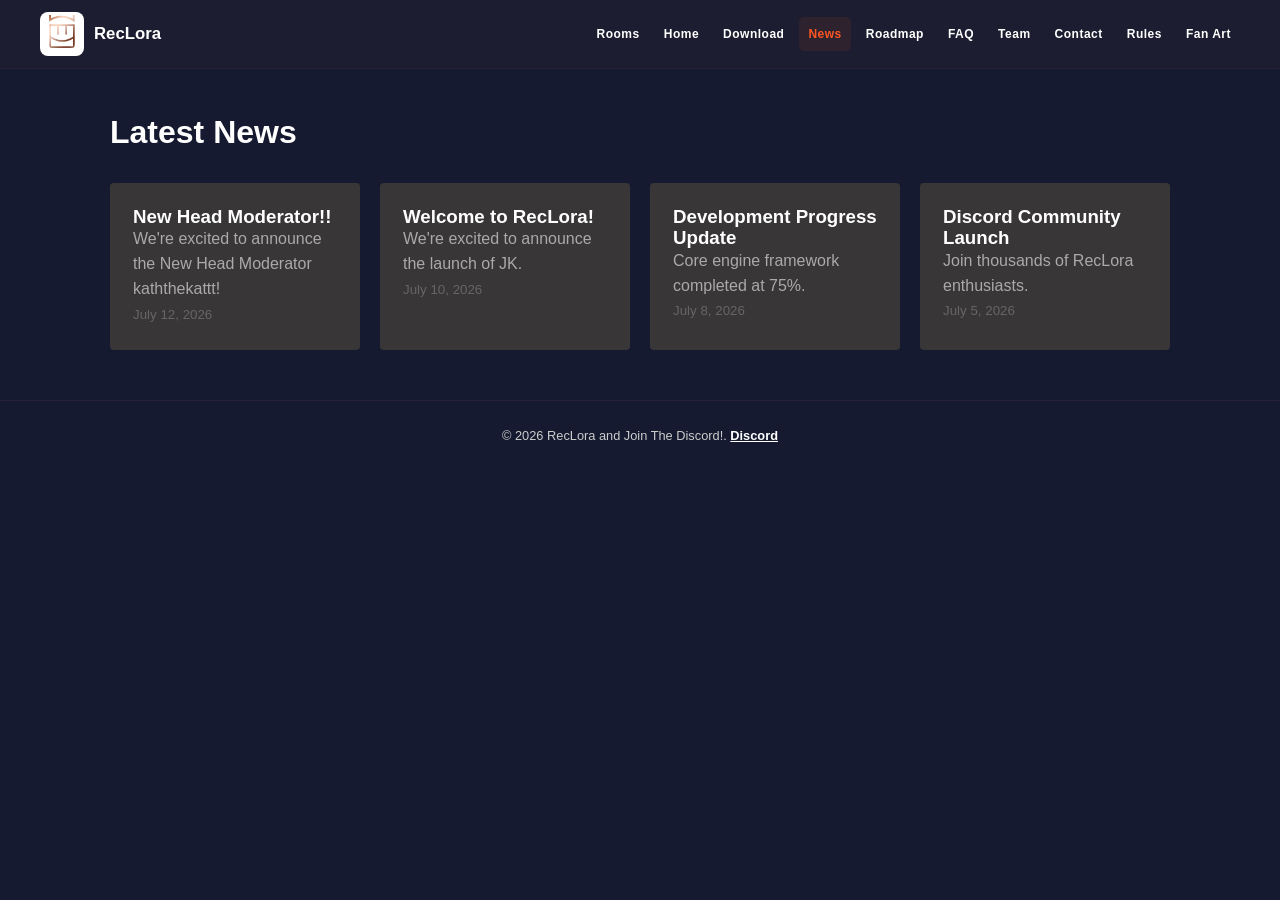
<file: news.html>
<!DOCTYPE html>
<html lang="en">
<head>
    <meta charset="UTF-8">
    <meta name="viewport" content="width=device-width, initial-scale=1.0">
    <title>News - RecLora</title>
    <link rel="stylesheet" href="css/style.css">
    <link rel="stylesheet" href="css/style.css" data-reclora-preview-style>
</head>
<body>
  <div id="maintenance-overlay" class="maintenance-overlay">
  <div class="maintenance-content">
    <h1 class="maintenance-title">🚧 We'll be right back</h1>
    <p class="maintenance-text">We're doing some quick maintenance. Thanks for your patience!</p>
  </div>
</div>

    <nav class="navbar">
        <div class="nav-container">
            <div class="nav-logo">RecLora</div>
            <ul class="nav-menu">
                <li><a href="rooms.html" class="nav-link">Rooms</a></li>
                <li><a href="index.html" class="nav-link">Home</a></li>
                <li><a href="download.html" class="nav-link">Download</a></li>
                <li><a href="news.html" class="nav-link active">News</a></li>
                <li><a href="roadmap.html" class="nav-link">Roadmap</a></li>
                <li><a href="faq.html" class="nav-link">FAQ</a></li>
                <li><a href="team.html" class="nav-link">Team</a></li>
                <li><a href="contact.html" class="nav-link">Contact</a></li>
                <li><a href="rules.html" class="nav-link">Rules</a></li>
                <li><a href="fanart.html" class="nav-link">Fan Art</a></li>
            </ul>
        </div>
    </nav>
    <main class="container">
        <h1>Latest News</h1>
        <div class="features-grid" style="margin-top: 2rem;">
      
            <div class="card">
                <h3>New Head Moderator!!</h3>
                <p style="color: #aaa;">We're excited to announce the New Head Moderator kaththekattt!</p>
                <small style="color: #666;">July 12, 2026</small>
            </div>
            <div class="card">
                <h3>Welcome to RecLora!</h3>
                <p style="color: #aaa;">We're excited to announce the launch of  JK.</p>
                <small style="color: #666;">July 10, 2026</small>
            </div>
            <div class="card">
                <h3>Development Progress Update</h3>
                <p style="color: #aaa;">Core engine framework completed at 75%.</p>
                <small style="color: #666;">July 8, 2026</small>
            </div>
            <div class="card">
                <h3>Discord Community Launch</h3>
                <p style="color: #aaa;">Join thousands of RecLora enthusiasts.</p>
                <small style="color: #666;">July 5, 2026</small>
            </div>
        </div>
    </main>
    <footer class="footer">
        <p>&copy; 2026 RecLora and Join The Discord!. <a href="https://discord.gg/bJBuP4hwXz" target="_blank">Discord</a></p>
    </footer>
  <script src="js/site-shell.js"></script>
</body>
</html>
</file>
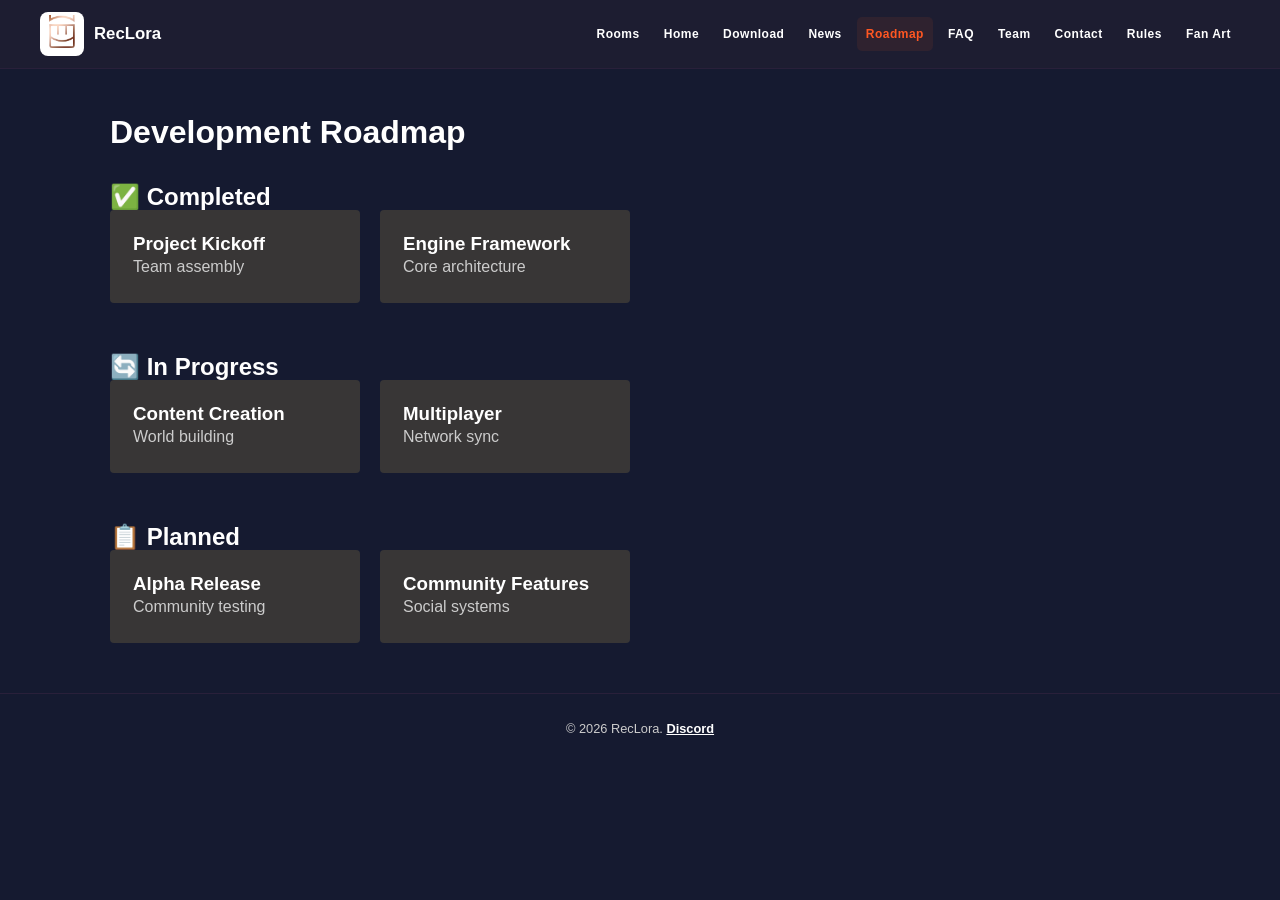
<file: roadmap.html>
<!DOCTYPE html>
<html lang="en">
<head>
    <meta charset="UTF-8">
    <meta name="viewport" content="width=device-width, initial-scale=1.0">
    <title>Roadmap - RecLora</title>
    <link rel="stylesheet" href="css/style.css">
    <link rel="stylesheet" href="css/style.css" data-reclora-preview-style>
</head>
<body>
    <nav class="navbar">
        <div class="nav-container">
            <div class="nav-logo">RecLora</div>
            <ul class="nav-menu">
                <li><a href="rooms.html" class="nav-link">Rooms</a></li>
                <li><a href="index.html" class="nav-link">Home</a></li>
                <li><a href="download.html" class="nav-link">Download</a></li>
                <li><a href="news.html" class="nav-link">News</a></li>
                <li><a href="roadmap.html" class="nav-link active">Roadmap</a></li>
                <li><a href="faq.html" class="nav-link">FAQ</a></li>
                <li><a href="team.html" class="nav-link">Team</a></li>
                <li><a href="contact.html" class="nav-link">Contact</a></li>
                <li><a href="rules.html" class="nav-link">Rules</a></li>
                <li><a href="fanart.html" class="nav-link">Fan Art</a></li>
            </ul>
        </div>
    </nav>
    <main class="container">
        <h1>Development Roadmap</h1>
        <h2 style="margin-top: 2rem;">✅ Completed</h2>
        <div class="features-grid">
            <div class="card"><h3>Project Kickoff</h3><p>Team assembly</p></div>
            <div class="card"><h3>Engine Framework</h3><p>Core architecture</p></div>
        </div>
        <h2 style="margin-top: 2rem;">🔄 In Progress</h2>
        <div class="features-grid">
            <div class="card"><h3>Content Creation</h3><p>World building</p></div>
            <div class="card"><h3>Multiplayer</h3><p>Network sync</p></div>
        </div>
        <h2 style="margin-top: 2rem;">📋 Planned</h2>
        <div class="features-grid">
            <div class="card"><h3>Alpha Release</h3><p>Community testing</p></div>
            <div class="card"><h3>Community Features</h3><p>Social systems</p></div>
        </div>
    </main>
    <footer class="footer">
        <p>&copy; 2026 RecLora. <a href="https://discord.gg/bJBuP4hwXz" target="_blank">Discord</a></p>
    </footer>
  <script src="js/site-shell.js"></script>
</body>
</html>
</file>
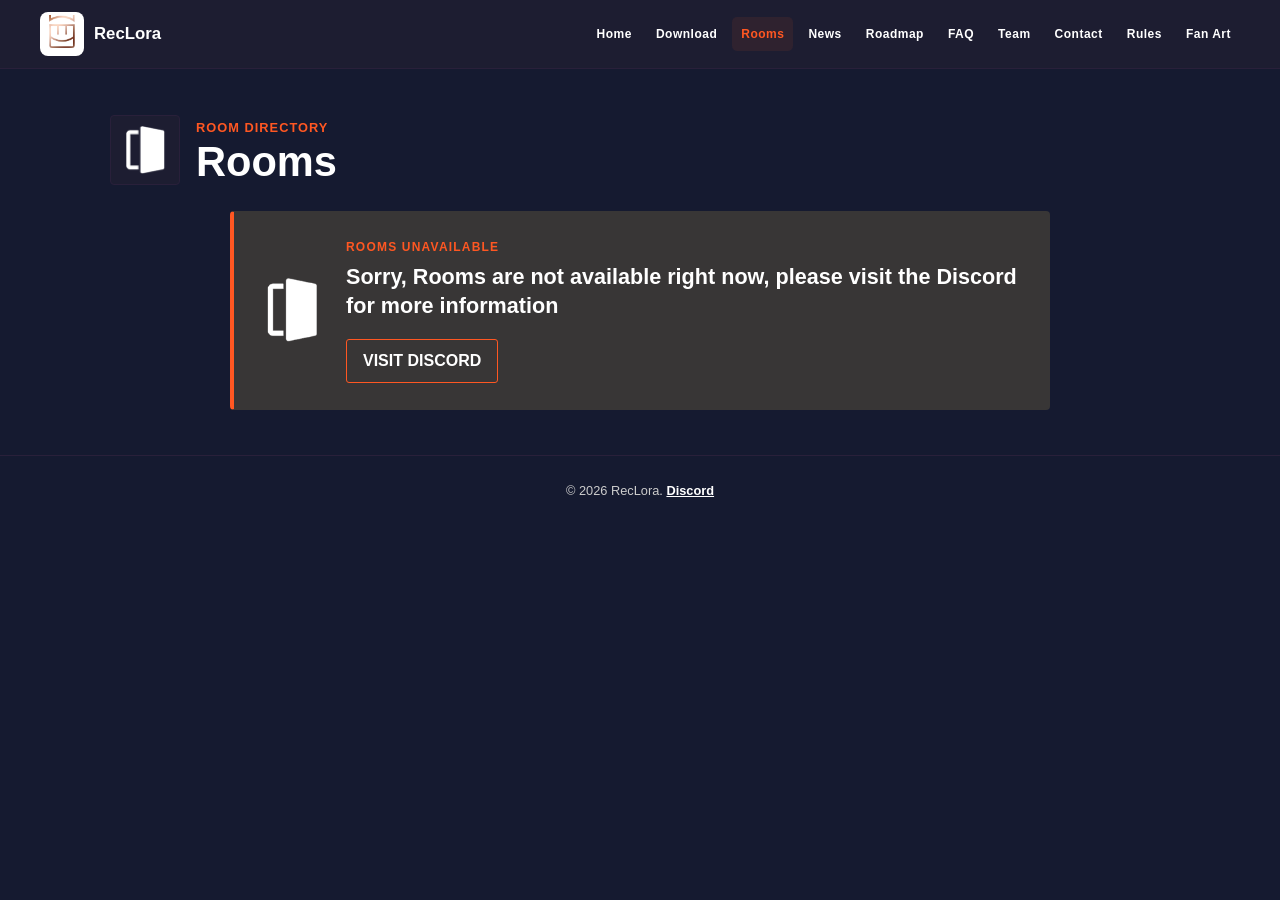
<file: rooms.html>
<!DOCTYPE html>
<html lang="en">
<head><meta charset="UTF-8"><meta name="viewport" content="width=device-width, initial-scale=1.0"><title>Rooms | RecLora</title><link rel="stylesheet" href="css/style.css"></head>
<body>
  <nav class="navbar"><div class="nav-container"><a href="index.html" class="nav-logo"><img src="IMG_7056.png" alt="RecLora Logo" class="logo-img"><span>RecLora</span></a><button class="nav-toggle" type="button" aria-label="Open navigation menu" aria-expanded="false"><span></span><span></span><span></span></button><ul class="nav-menu"><li><a href="index.html" class="nav-link">Home</a></li><li><a href="download.html" class="nav-link">Download</a></li><li><a href="rooms.html" class="nav-link active">Rooms</a></li><li><a href="news.html" class="nav-link">News</a></li><li><a href="roadmap.html" class="nav-link">Roadmap</a></li><li><a href="faq.html" class="nav-link">FAQ</a></li><li><a href="team.html" class="nav-link">Team</a></li><li><a href="contact.html" class="nav-link">Contact</a></li><li><a href="rules.html" class="nav-link">Rules</a></li><li><a href="fanart.html" class="nav-link">Fan Art</a></li></ul></div></nav>
  <main class="main-content">
    <div class="room-hero"><img src="assets/Rooms.png" alt="Rooms icon"><div><p class="coming-soon">Room directory</p><h1>Rooms</h1></div></div>
    <section class="card warning-card">
      <img src="assets/Rooms.png" alt="Rooms icon">
      <div><p class="warning-label">Rooms unavailable</p><h2>Sorry, Rooms are not available right now, please visit the Discord for more information</h2><a href="https://discord.gg/bJBuP4hwXz" class="btn" target="_blank">VISIT DISCORD</a></div>
    </section>

  </main>
  <footer class="footer"><p>&copy; 2026 RecLora. <a href="https://discord.gg/bJBuP4hwXz" target="_blank">Discord</a></p></footer><script src="js/site-shell.js"></script>
</body></html>
</file>
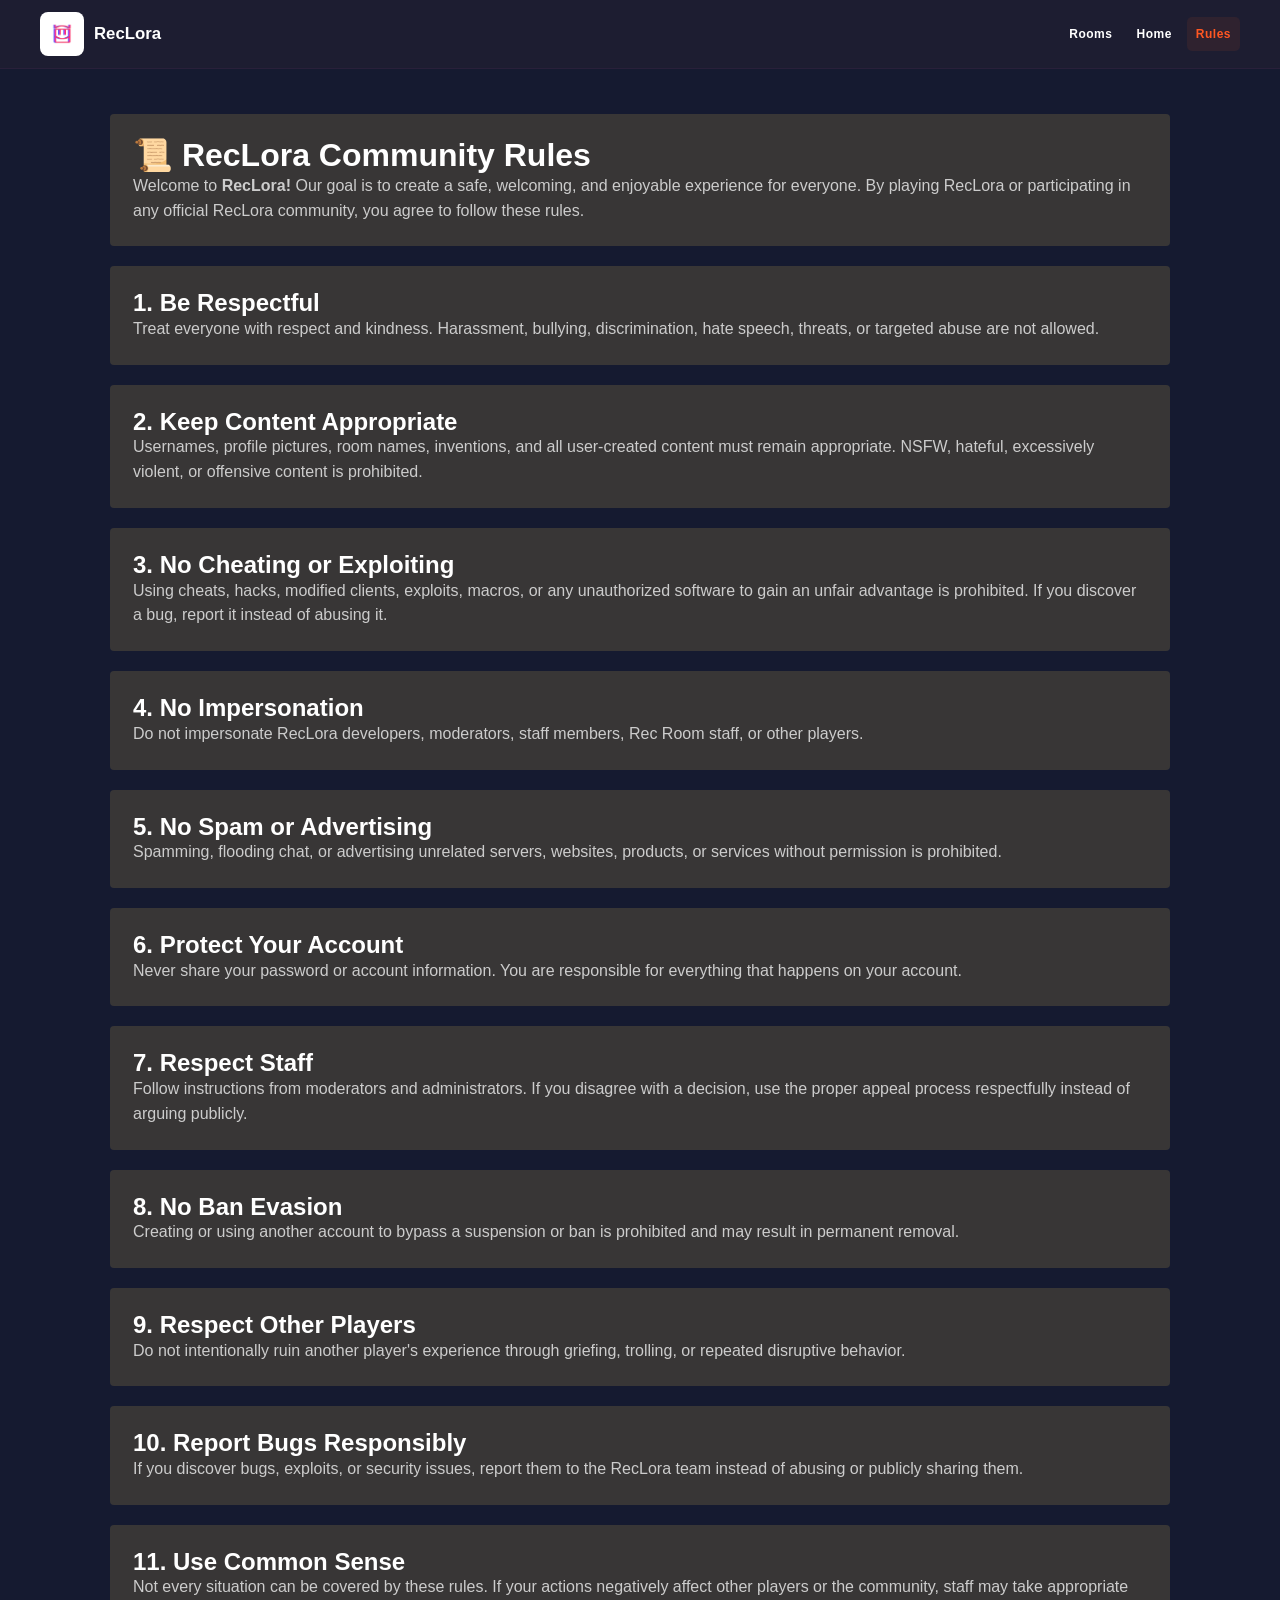
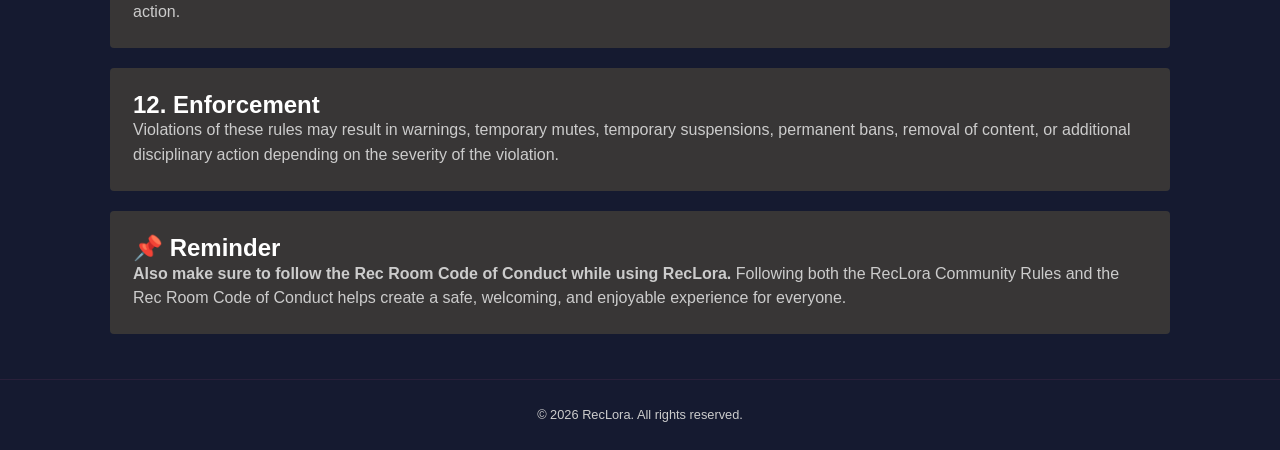
<file: rules.html>
<!DOCTYPE html>
<html lang="en">
<head>
    <meta charset="UTF-8">
    <meta name="viewport" content="width=device-width, initial-scale=1.0">
    <title>RecLora | Rules</title>
    <link rel="stylesheet" href="css/style.css">
    <link rel="stylesheet" href="css/style.css" data-reclora-preview-style>
</head>
<body>
    <!-- Navigation -->
    <nav class="navbar">
        <div class="nav-container">
            <a href="index.html" class="nav-logo">
                <img src="IMG_6471-removebg-preview.png" alt="RecLora Logo" class="logo-img">
                <span>RecLora</span>
            </a>
            <ul class="nav-menu">
                <li><a href="rooms.html" class="nav-link">Rooms</a></li>
                <li><a href="index.html" class="nav-link">Home</a></li>
                <li><a href="rules.html" class="nav-link active">Rules</a></li>
            </ul>
        </div>
    </nav>
    <main class="container">
        <div class="card">
            <h1>📜 RecLora Community Rules</h1>
            <p>
                Welcome to <strong>RecLora!</strong> Our goal is to create a safe,
                welcoming, and enjoyable experience for everyone. By playing
                RecLora or participating in any official RecLora community,
                you agree to follow these rules.
            </p>
        </div>
        <div class="card">
            <h2>1. Be Respectful</h2>
            <p>
                Treat everyone with respect and kindness. Harassment, bullying,
                discrimination, hate speech, threats, or targeted abuse are not allowed.
            </p>
        </div>
        <div class="card">
            <h2>2. Keep Content Appropriate</h2>
            <p>
                Usernames, profile pictures, room names, inventions, and all
                user-created content must remain appropriate. NSFW, hateful,
                excessively violent, or offensive content is prohibited.
            </p>
        </div>
        <div class="card">
            <h2>3. No Cheating or Exploiting</h2>
            <p>
                Using cheats, hacks, modified clients, exploits, macros, or any
                unauthorized software to gain an unfair advantage is prohibited.
                If you discover a bug, report it instead of abusing it.
            </p>
        </div>
        <div class="card">
            <h2>4. No Impersonation</h2>
            <p>
                Do not impersonate RecLora developers, moderators, staff members,
                Rec Room staff, or other players.
            </p>
        </div>
        <div class="card">
            <h2>5. No Spam or Advertising</h2>
            <p>
                Spamming, flooding chat, or advertising unrelated servers,
                websites, products, or services without permission is prohibited.
            </p>
        </div>
        <div class="card">
            <h2>6. Protect Your Account</h2>
            <p>
                Never share your password or account information. You are
                responsible for everything that happens on your account.
            </p>
        </div>
        <div class="card">
            <h2>7. Respect Staff</h2>
            <p>
                Follow instructions from moderators and administrators.
                If you disagree with a decision, use the proper appeal process
                respectfully instead of arguing publicly.
            </p>
        </div>
        <div class="card">
            <h2>8. No Ban Evasion</h2>
            <p>
                Creating or using another account to bypass a suspension
                or ban is prohibited and may result in permanent removal.
            </p>
        </div>
        <div class="card">
            <h2>9. Respect Other Players</h2>
            <p>
                Do not intentionally ruin another player's experience through
                griefing, trolling, or repeated disruptive behavior.
            </p>
        </div>
        <div class="card">
            <h2>10. Report Bugs Responsibly</h2>
            <p>
                If you discover bugs, exploits, or security issues, report them
                to the RecLora team instead of abusing or publicly sharing them.
            </p>
        </div>
        <div class="card">
            <h2>11. Use Common Sense</h2>
            <p>
                Not every situation can be covered by these rules. If your actions
                negatively affect other players or the community, staff may take
                appropriate action.
            </p>
        </div>
        <div class="card">
            <h2>12. Enforcement</h2>
            <p>
                Violations of these rules may result in warnings, temporary mutes,
                temporary suspensions, permanent bans, removal of content, or
                additional disciplinary action depending on the severity of the
                violation.
            </p>
        </div>
        <div class="card">
            <h2>📌 Reminder</h2>
            <p>
                <strong>Also make sure to follow the Rec Room Code of Conduct while using RecLora.</strong>
                Following both the RecLora Community Rules and the Rec Room Code
                of Conduct helps create a safe, welcoming, and enjoyable experience
                for everyone.
            </p>
        </div>
    </main>
    <footer class="footer">
        <p>&copy; 2026 RecLora. All rights reserved.</p>
    </footer>
  <script src="js/site-shell.js"></script>
</body>
</html>
</file>
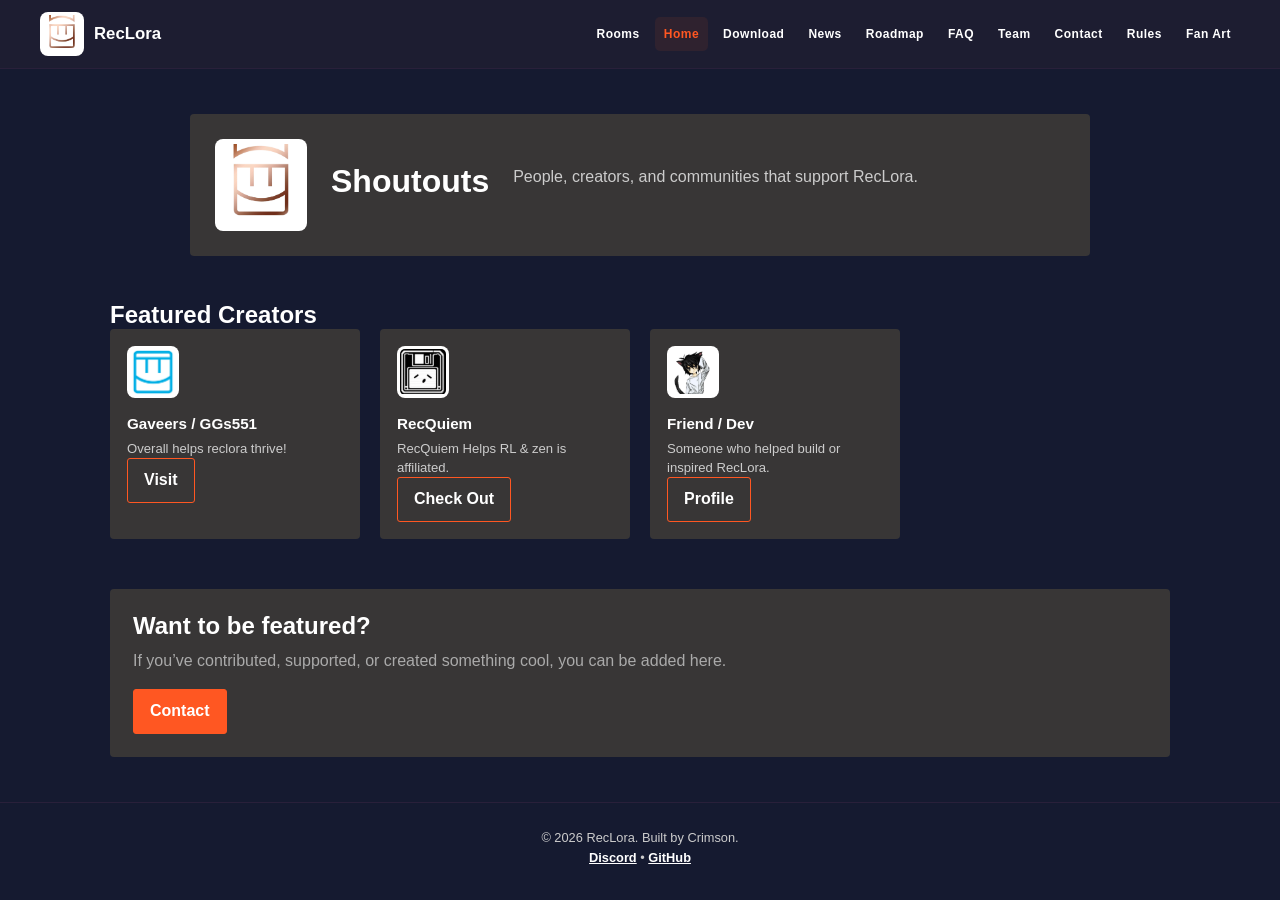
<file: shoutouts.html>
<!doctype html>

<html lang="en">
<head>
  <meta charset="utf-8">
  <meta name="viewport" content="width=device-width, initial-scale=1">
  <title>RecLora Shoutouts</title>
  <link rel="stylesheet" href="css/style.css">
    <link rel="stylesheet" href="css/style.css" data-reclora-preview-style>
</head>
<body>
  <nav class="navbar">
    <div class="nav-container">
  <div class="nav-logo">
    <img src="IMG_7056.png" alt="RecLora Logo" class="logo-img">
    <span>RecLora</span>
  </div>
  <!-- Hamburger -->
  <button data-reclora-legacy-nav="true" class="nav-toggle" id="navToggle" aria-label="Toggle menu">
    <span></span>
    <span></span>
    <span></span>
  </button>
  <!-- IMPORTANT: id added -->
  <ul class="nav-menu" id="navMenu">
                <li><a href="rooms.html" class="nav-link">Rooms</a></li>
    <li><a href="index.html" class="nav-link active">Home</a></li>
    <li><a href="download.html" class="nav-link">Download</a></li>
    <li><a href="news.html" class="nav-link">News</a></li>
    <li><a href="roadmap.html" class="nav-link">Roadmap</a></li>
    <li><a href="faq.html" class="nav-link">FAQ</a></li>
    <li><a href="team.html" class="nav-link">Team</a></li>
    <li><a href="contact.html" class="nav-link">Contact</a></li>
    <li><a href="rules.html" class="nav-link">Rules</a></li>
    <li><a href="fanart.html" class="nav-link">Fan Art</a></li>
  </ul>
</div>
  </nav>
  <!-- MAIN -->
  <div class="container">
<div class="card welcome-card">
  <img src="IMG_7056.png" alt="Shoutout Banner" class="welcome-logo">
  <h1>Shoutouts</h1>
  <p>People, creators, and communities that support RecLora.</p>
</div>
<div class="features-section">
  <h2>Featured Creators</h2>
  <div class="features-grid">
    <div class="card feature-card">
      <img src="IMG_8300.webp" alt="User Logo" class="logo-img" style="margin-bottom:10px;">
      <h3>Gaveers / GGs551</h3>
      <p>Overall helps reclora thrive!</p>
      <a href="#" class="btn btn-secondary">Visit</a>
    </div>
    <div class="card feature-card">
      <img src="IMG_8299.jpeg" alt="User Logo" class="logo-img" style="margin-bottom:10px;">
      <h3>RecQuiem</h3>
      <p>RecQuiem Helps RL & zen is affiliated. </p>
      <a href="#" class="btn btn-secondary">Check Out</a>
    </div>
    <div class="card feature-card">
      <img src="IMG_8298.jpeg" alt="User Logo" class="logo-img" style="margin-bottom:10px;">
      <h3>Friend / Dev</h3>
      <p>Someone who helped build or inspired RecLora.</p>
      <a href="#" class="btn btn-secondary">Profile</a>
    </div>
  </div>
</div>
<div class="card">
  <h2 style="margin-bottom:10px;">Want to be featured?</h2>
  <p style="color:#aaa; margin-bottom:15px;">
    If you’ve contributed, supported, or created something cool, you can be added here.
  </p>
  <a href="contact.html" class="btn btn-primary">Contact</a>
</div>
  </div>
  <footer class="footer">
    <p>© 2026 RecLora. Built by Crimson.</p>
    <p><a href="#">Discord</a> • <a href="#">GitHub</a></p>
  </footer>
  <!-- ✅ CORRECT SCRIPT (matches your CSS) -->
  <script>
    const toggle = document.getElementById('navToggle');
    const menu = document.getElementById('navMenu');
    toggle.addEventListener('click', () => {
      toggle.classList.toggle('open');
      menu.classList.toggle('open');
    });
  </script>
  <script src="js/site-shell.js"></script>
</body>
</html>
</file>
<file: css/style.css>
:root{--bg:#151a30;--nav:#1d1d31;--card:#383636;--card-hover:#454141;--text:#fff;--muted:#ccc;--orange:#ff5722;--border:#29203a;--soft:#232743;--shadow:0 14px 35px rgba(0,0,0,.24);--color-black:#151a30;--color-dark-gray:#1d1d31;--color-white:#fff;--color-accent:#ff5722}
*{box-sizing:border-box;margin:0;padding:0}html,body{min-height:100%;overflow-x:hidden}body{font-family:-apple-system,BlinkMacSystemFont,"Segoe UI",Roboto,Helvetica,Arial,sans-serif;background:var(--bg);color:var(--text);line-height:1.55}a{color:inherit}img{max-width:100%}h1,h2,h3{line-height:1.15}p{color:var(--muted)}
.navbar{display:flex;align-items:center;background:var(--nav);padding:12px 40px;border-bottom:1px solid var(--border);position:sticky;top:0;z-index:1000}.nav-container{width:100%;max-width:1240px;margin:auto;display:flex;align-items:center;gap:18px}.nav-logo{display:inline-flex;align-items:center;gap:10px;color:var(--text);text-decoration:none;font-weight:800;font-size:1.05rem;white-space:nowrap}.logo-img{width:44px;height:44px;object-fit:contain;border-radius:8px;background:#fff;padding:3px}.nav-menu{margin-left:auto;display:flex;align-items:center;gap:6px;list-style:none}.nav-link{display:flex;align-items:center;gap:5px;color:var(--text);text-decoration:none;font-size:12px;font-weight:700;letter-spacing:.5px;padding:8px 9px;border-radius:5px}.nav-link:hover,.nav-link.active{color:var(--orange);background:rgba(255,87,34,.08)}.nav-toggle{display:none;margin-left:auto;width:34px;height:26px;flex-direction:column;justify-content:space-between;background:transparent;border:0;cursor:pointer;padding:1px}.nav-toggle span{width:100%;height:3px;background:#fff;border-radius:2px;transition:.2s ease}.nav-toggle.open span:nth-child(1){transform:translateY(10px) rotate(45deg)}.nav-toggle.open span:nth-child(2){opacity:0}.nav-toggle.open span:nth-child(3){transform:translateY(-10px) rotate(-45deg)}.menu-brand{display:none}
.hero-banner{position:relative;min-height:400px;background:url("../assets/IMG_8306.jpeg") center/cover no-repeat;display:flex;align-items:center;justify-content:center;text-align:center;border-bottom:1px solid var(--border)}.hero-banner:before{content:"";position:absolute;inset:0;background:rgba(8,10,22,.62)}.hero-banner:after{content:"";position:absolute;inset:auto 0 0;height:5px;background:var(--orange)}.hero-overlay{position:relative;z-index:1;width:min(900px,calc(100% - 40px));padding:70px 20px}.hero-overlay h1{color:#fff;font-size:clamp(2.5rem,6vw,4rem);margin-bottom:25px;white-space:normal}.hero-overlay p{color:#fff;font-size:1.05rem;margin:0 auto 24px;max-width:620px}.hero-buttons{display:flex;justify-content:center;gap:12px;width:480px;max-width:100%;margin:0 auto}.hero-btn{flex:1;display:flex;align-items:center;justify-content:center;gap:8px;padding:11px 14px;font-size:13px;font-weight:800;text-decoration:none;background:rgba(31,32,53,.9);border:1px solid var(--orange);color:#fff;transition:background .18s ease,transform .18s ease}.hero-btn:hover{background:var(--orange);transform:translateY(-2px)}.btn-img{width:18px;height:18px;object-fit:contain}
.container,.main-content{max-width:1100px;margin:45px auto;padding:0 20px}.container>h1,.main-content>h1{margin-bottom:20px}.cards-grid,.features-grid{display:grid;grid-template-columns:repeat(4,1fr);gap:20px;margin-bottom:50px}.card,.feature-card{background:var(--card);border:1px solid transparent;border-radius:4px;overflow:hidden;box-shadow:none;margin-bottom:20px;transition:background .18s ease,transform .18s ease,border-color .18s ease}.card:hover,.feature-card:hover{background:var(--card-hover);border-color:#5a485d;transform:translateY(-2px)}.card{padding:22px}.features-grid .card{margin:0}.feature-card{padding:0}.feature-card img{width:100%;height:135px;object-fit:cover}.feature-card .card-body{padding:12px 10px}.feature-card .card-body h3{color:#fff;font-size:.95rem;margin-bottom:6px}.feature-card .card-body p{color:#fff;font-size:.82rem;line-height:1.45}.feature-card:not(:has(.card-body)){padding:16px}.feature-card:not(:has(.card-body)) img{width:52px;height:52px;object-fit:contain;margin-bottom:10px}.feature-card:not(:has(.card-body)) h3{font-size:.95rem;margin-bottom:6px}.feature-card:not(:has(.card-body)) p{font-size:.82rem;line-height:1.45}
.welcome-section{margin:0}.welcome-card{max-width:900px;margin:0 auto 45px;display:flex;align-items:center;gap:24px;padding:24px;background:var(--card);border-radius:4px}.welcome-card .welcome-logo{width:92px;height:92px;object-fit:contain;background:#fff;border-radius:8px;padding:5px}.welcome-card h1{font-size:2rem;margin-bottom:8px}.welcome-card p{margin-bottom:15px}.welcome-buttons{display:flex;flex-wrap:wrap;gap:10px}.btn{display:inline-flex;align-items:center;justify-content:center;border:1px solid var(--orange);border-radius:3px;padding:9px 16px;background:transparent;color:#fff;font-weight:800;text-decoration:none;cursor:pointer}.btn:hover,.btn-primary{background:var(--orange);color:#fff}.btn-secondary:hover{background:var(--orange)}
.feed-heading{text-align:center;border-top:1px solid var(--border);padding-top:35px;margin-top:10px}.feed-heading h2{font-size:1.2rem}.image-feed{display:grid;grid-template-columns:repeat(4,1fr);gap:14px;margin:25px 0 50px}.image-feed img{display:block;width:100%;height:130px;object-fit:cover;border:1px solid var(--border);border-radius:3px}.download-grid{display:grid;grid-template-columns:repeat(3,1fr);gap:20px;margin-top:25px}.download-card{text-align:center;padding:24px;margin:0}.device-logo{width:70px;height:70px;object-fit:contain;margin-bottom:12px}.device-title{font-weight:800}.coming-soon{color:var(--orange);font-size:.8rem;font-weight:800;letter-spacing:.08em;text-transform:uppercase;margin-top:4px}.footer{text-align:center;padding:25px;color:var(--muted);font-size:.8rem;border-top:1px solid var(--border);margin-top:40px}.footer a{color:var(--text);font-weight:700}.footer a:hover{color:var(--orange)}
input,textarea{width:100%;padding:10px 12px;border:1px solid #4b4650;border-radius:4px;background:#f5f5f5;color:#111;font:inherit}input:focus,textarea:focus{outline:2px solid var(--orange);border-color:var(--orange)}label{color:#fff}.faq-search{margin:20px 0 12px}.filter-chip{border:1px solid var(--border);background:var(--soft);color:#fff;border-radius:3px;padding:7px 12px;font-weight:700;cursor:pointer}.filter-chip.active,.filter-chip:hover{border-color:var(--orange);background:var(--orange)}.accordion-item{padding:0;overflow:hidden}.accordion-header{display:flex;width:100%;gap:10px;text-align:left;padding:15px;border:0;background:transparent;color:#fff;font:inherit;font-weight:800;cursor:pointer}.q-tag{color:var(--orange);font-size:.7rem;text-transform:uppercase;letter-spacing:.08em}.accordion-content{display:none;padding:0 15px 15px}.accordion-item.active .accordion-content{display:block}.maintenance-overlay{display:none!important}
.room-hero{display:flex;align-items:center;gap:16px;margin-bottom:25px}.room-hero img{width:70px;height:70px;object-fit:contain;padding:10px;background:var(--nav);border:1px solid var(--border);border-radius:4px}.room-hero h1{font-size:2.6rem}.room-placeholder{padding:0;overflow:hidden}.room-placeholder>img{width:100%;height:150px;object-fit:cover;display:block}.room-placeholder>h3,.room-placeholder>p,.room-placeholder>.placeholder-label{display:block;margin-left:12px;margin-right:12px}.room-placeholder>h3{margin-top:12px}.room-placeholder>p{margin-bottom:15px}.placeholder-label{color:var(--orange);font-size:.7rem;font-weight:800;letter-spacing:.1em;text-transform:uppercase;margin-top:12px}.room-logos{display:flex;flex-wrap:wrap;gap:10px;margin-top:20px}.room-logos img{width:44px;height:44px;object-fit:contain;padding:5px;background:var(--nav);border:1px solid var(--border);border-radius:4px}
@media(max-width:900px){.cards-grid,.features-grid{grid-template-columns:repeat(2,1fr)}.image-feed{grid-template-columns:repeat(2,1fr)}.download-grid{grid-template-columns:repeat(2,1fr)}}
@media(max-width:650px){.navbar{padding:10px 15px}.nav-container{position:relative}.nav-toggle{display:flex}.nav-menu{position:absolute;top:calc(100% + 10px);left:-15px;width:min(300px,86vw);height:calc(100vh - 70px);max-height:none;overflow-y:auto;display:flex;flex-direction:column;align-items:stretch;gap:4px;padding:18px;background:var(--nav);border-right:1px solid var(--border);box-shadow:8px 10px 25px rgba(0,0,0,.35);transform:translateX(-110%);transition:transform .25s ease}.nav-menu.open{transform:translateX(0)}.nav-menu .menu-brand{display:flex;align-items:center;min-height:54px;padding-bottom:14px;margin-bottom:8px;border-bottom:1px solid var(--border)}.menu-brand img{width:150px;height:52px;object-fit:contain;object-position:left center}.nav-link{min-height:38px;padding:9px 10px;font-size:12px}.container,.main-content{width:100%;margin:30px auto;padding:0 15px}.hero-banner{min-height:320px}.hero-overlay{padding:55px 15px}.hero-overlay h1{font-size:clamp(2.15rem,10vw,3.2rem);margin-bottom:18px}.hero-overlay p{font-size:.95rem}.hero-buttons{width:100%;flex-direction:column;max-width:300px}.hero-btn{width:100%}.welcome-card{align-items:flex-start;flex-direction:column;padding:18px;gap:14px}.welcome-card .welcome-logo{width:76px;height:76px}.welcome-card h1{font-size:1.65rem}.welcome-buttons{width:100%;flex-direction:column}.welcome-buttons .btn{width:100%}.cards-grid,.features-grid,.download-grid,.image-feed{grid-template-columns:1fr;gap:14px;margin-bottom:30px}.feature-card img{height:150px}.feature-card:not(:has(.card-body)){padding:15px}.room-hero{align-items:flex-start}.room-hero h1{font-size:2.2rem}.room-placeholder>img{height:145px}.footer{margin-top:30px;padding:20px 15px}}
@media(min-width:651px){.nav-toggle{display:none!important}}

.warning-card{display:flex;align-items:center;gap:22px;max-width:820px;margin:0 auto;padding:26px;border-left:4px solid var(--orange)}.warning-card>img{width:64px;height:64px;object-fit:contain;flex:0 0 auto}.warning-card h2{font-size:1.35rem;line-height:1.35;margin:6px 0 18px}.warning-label{color:var(--orange);font-size:.75rem;font-weight:800;letter-spacing:.1em;text-transform:uppercase}.warning-card .btn{display:inline-flex}
@media(max-width:650px){.warning-card{align-items:flex-start;flex-direction:column;gap:12px;padding:18px}.warning-card h2{font-size:1.15rem}.warning-card>img{width:54px;height:54px}}
</file>
